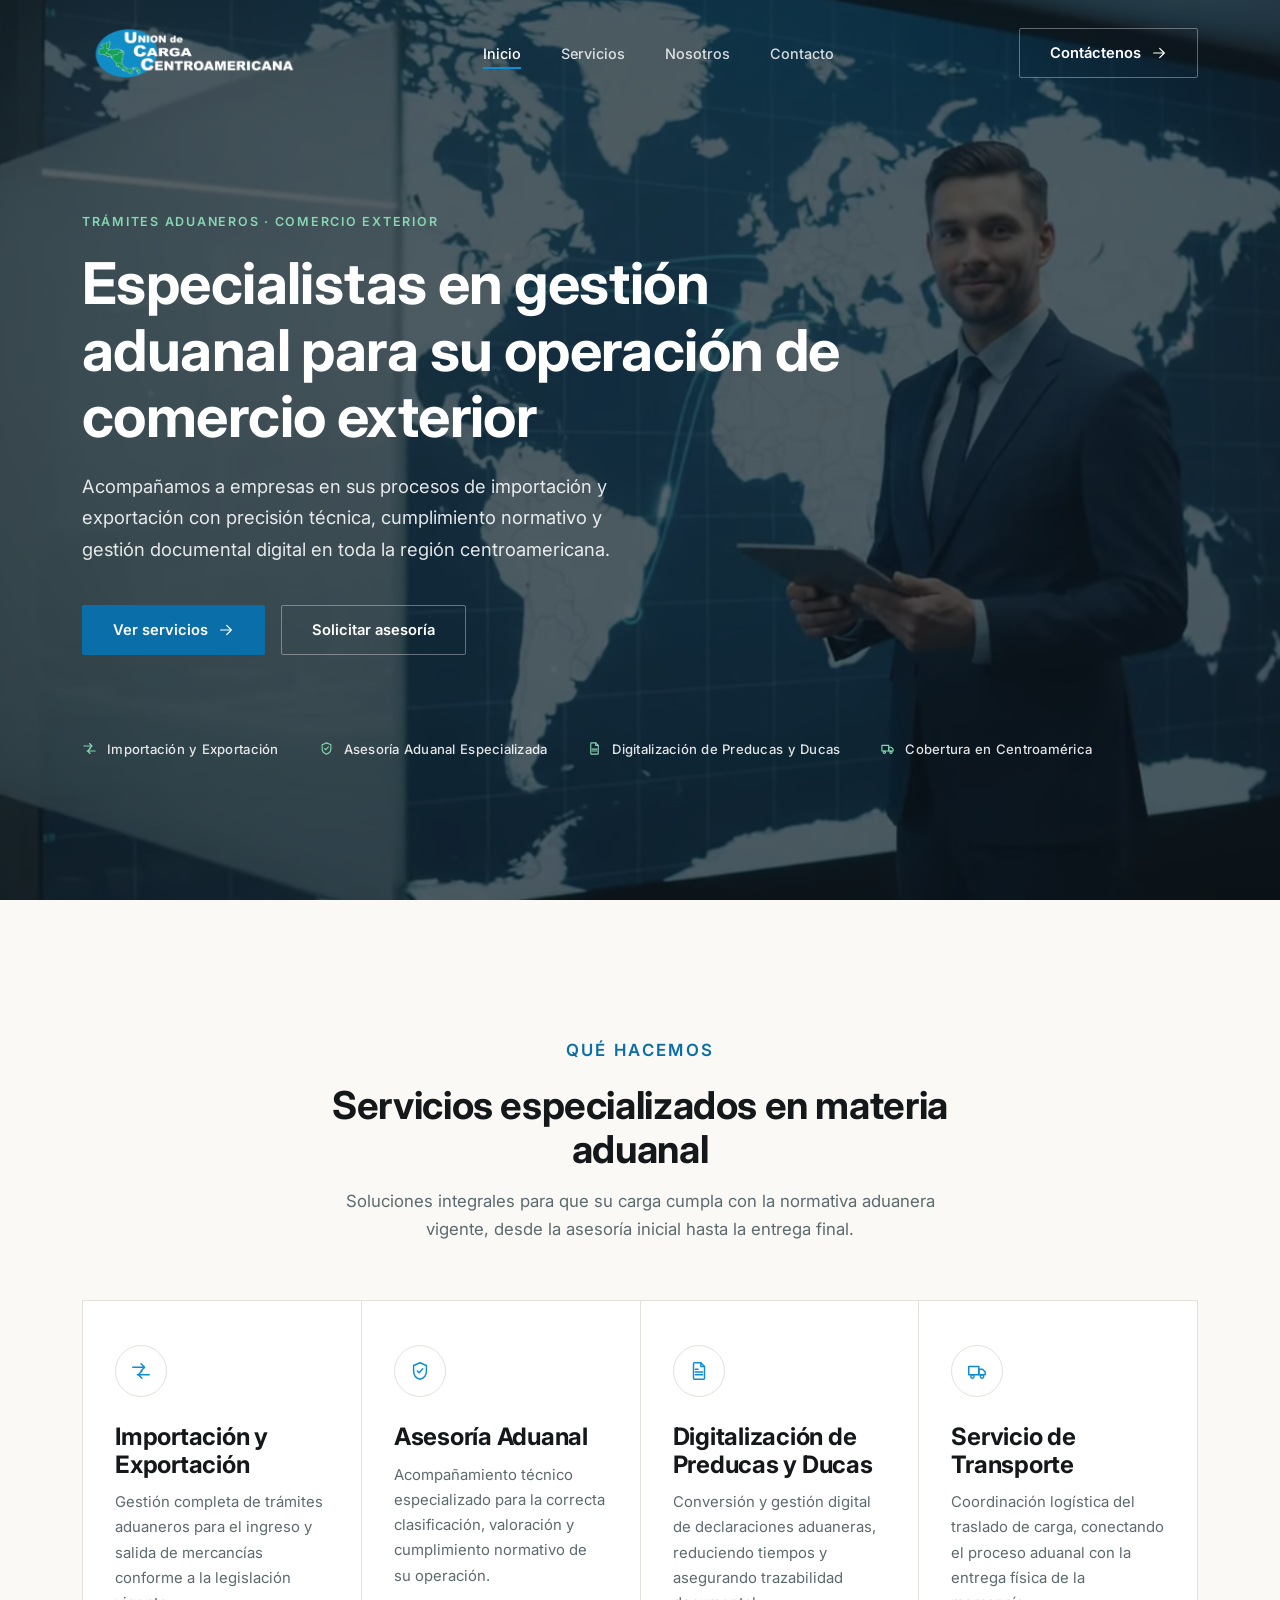
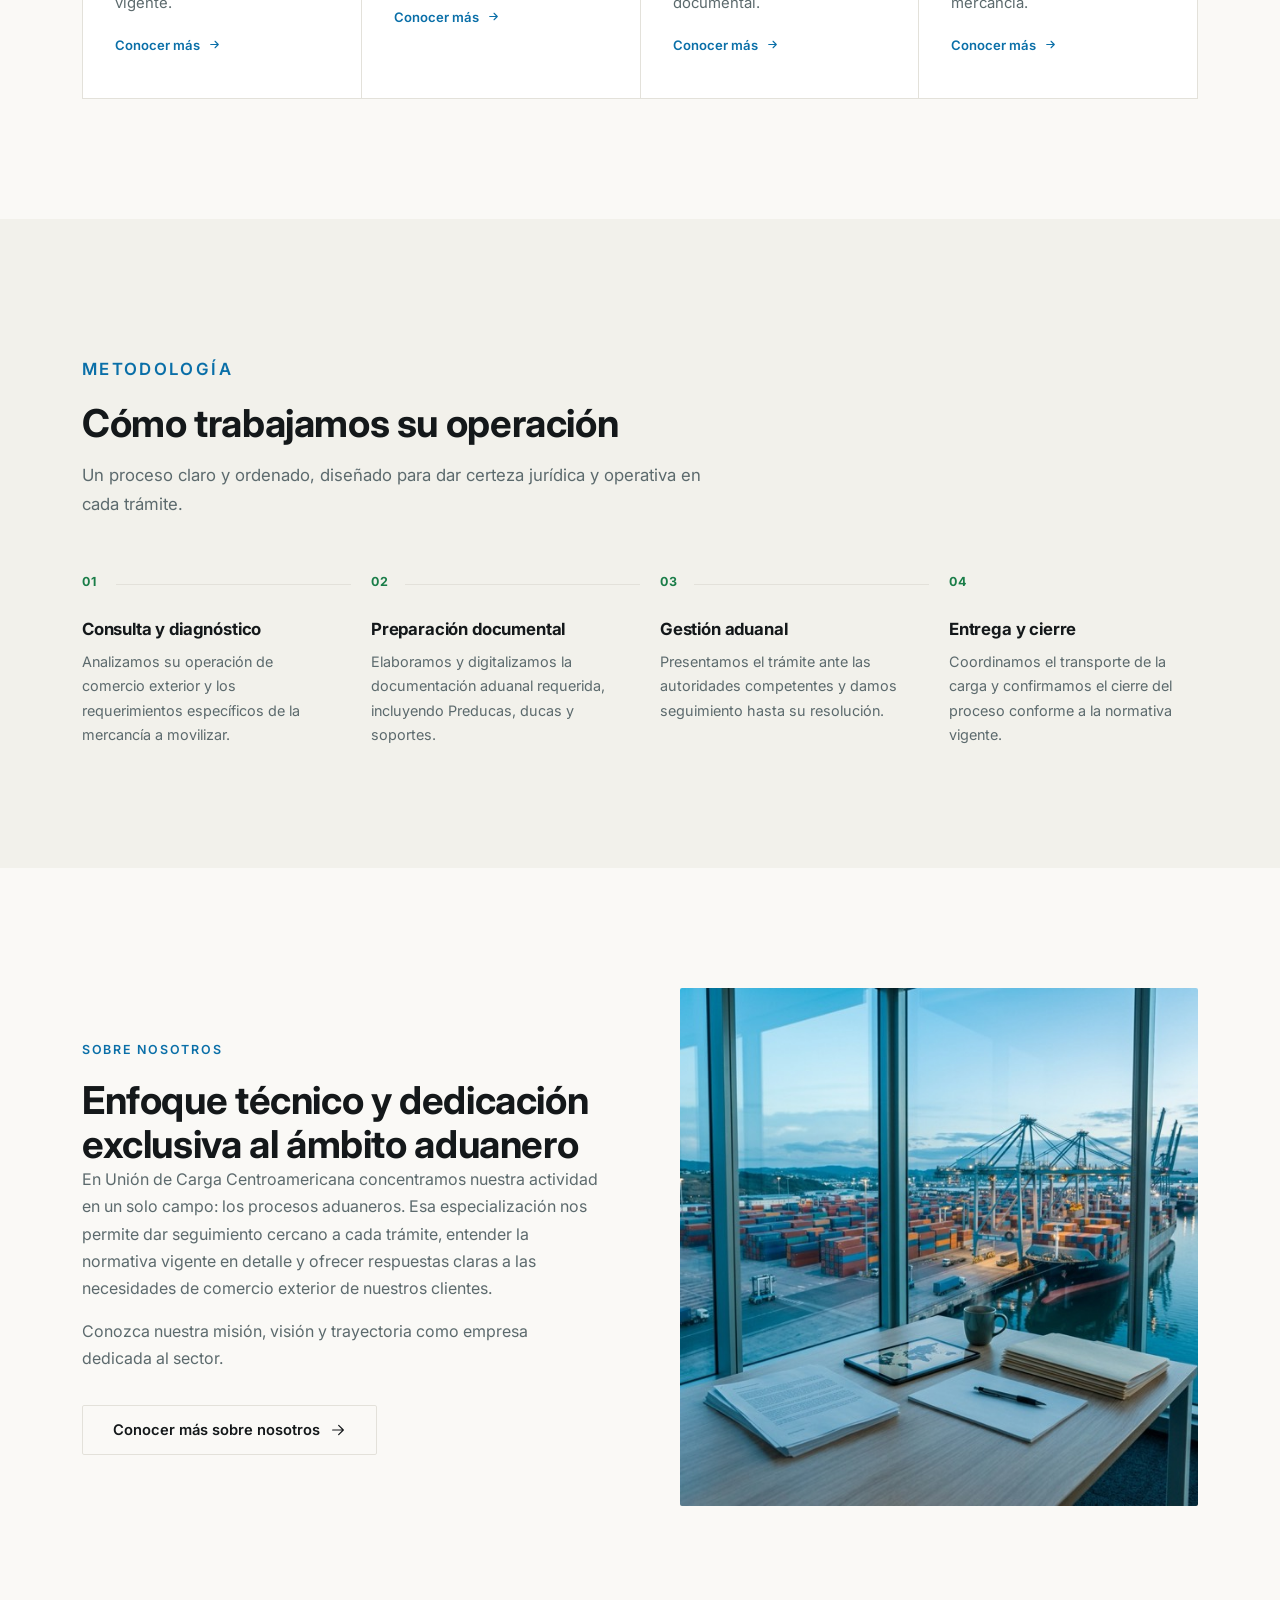
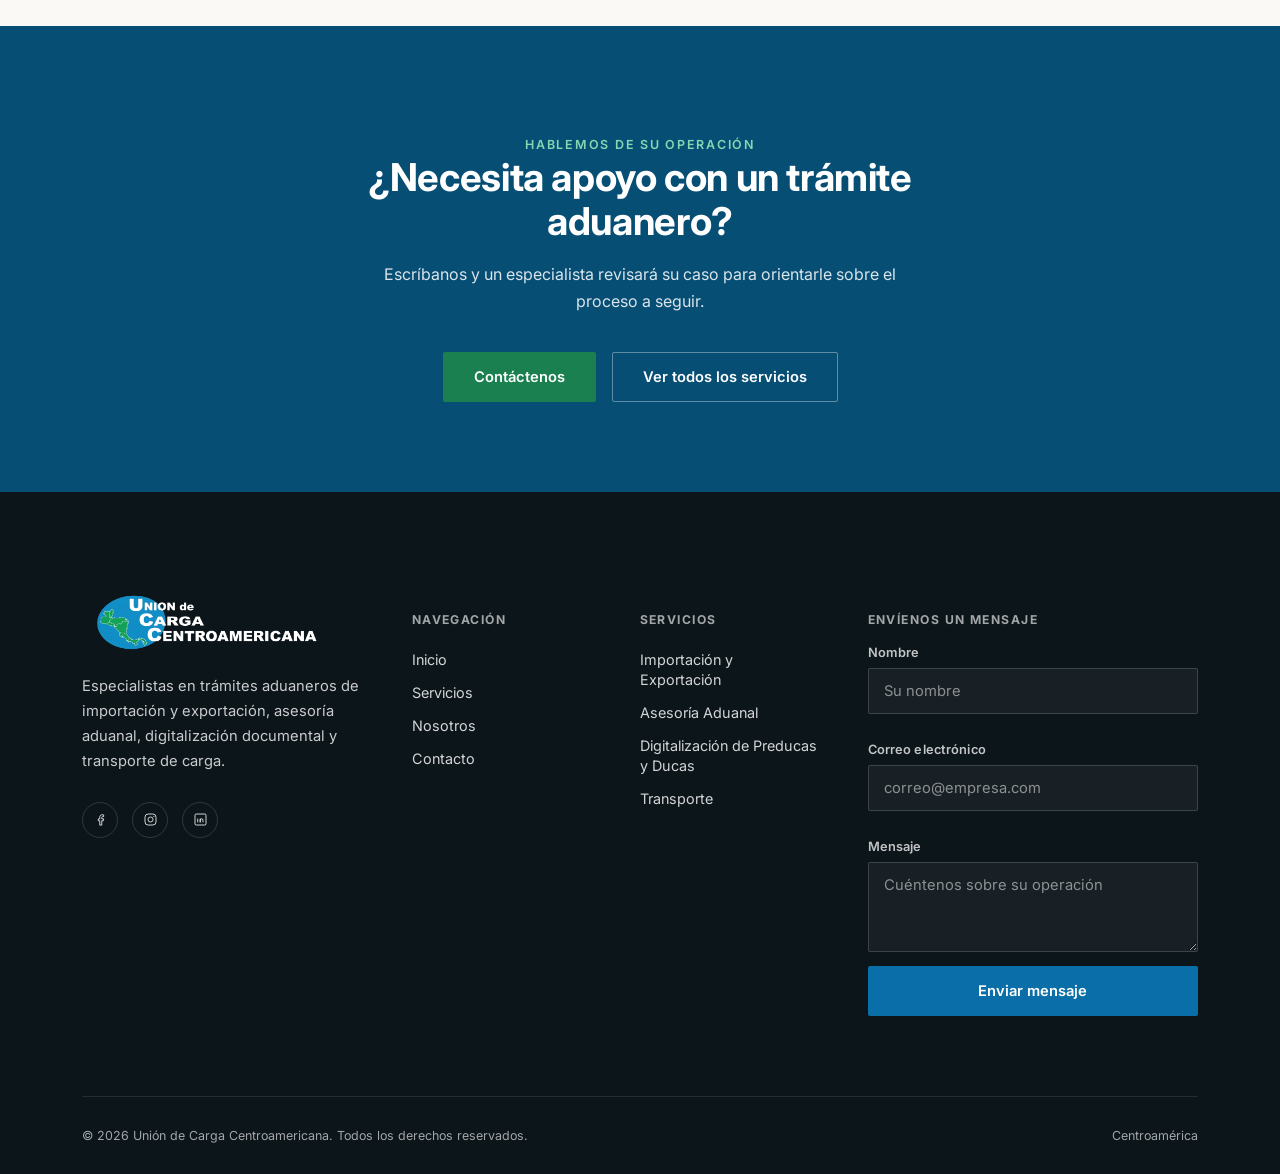
<file: index.html>
<!DOCTYPE html>
<html lang="es">
<head>
<meta charset="UTF-8">
<meta name="viewport" content="width=device-width, initial-scale=1.0">
<title>Unión de Carga Centroamericana | Trámites Aduaneros y Comercio Exterior</title>
<meta name="description" content="Unión de Carga Centroamericana: trámites aduaneros de importación y exportación, asesoría aduanal, digitalización de Preducas y ducas, y servicio de transporte en Centroamérica.">
<meta property="og:type" content="website">
<meta property="og:locale" content="es_LA">
<meta property="og:site_name" content="Unión de Carga Centroamericana">
<meta property="og:title" content="Unión de Carga Centroamericana | Trámites Aduaneros y Comercio Exterior">
<meta property="og:description" content="Trámites aduaneros de importación y exportación, asesoría aduanal, digitalización de documentos y transporte de carga en Centroamérica.">
<meta property="og:url" content="https://oalfaro2019377.github.io/union-carga-ca/">
<meta property="og:image" content="https://oalfaro2019377.github.io/union-carga-ca/assets/og-imagen.jpg">
<meta property="og:image:width" content="1200">
<meta property="og:image:height" content="630">
<meta name="twitter:card" content="summary_large_image">
<link rel="icon" href="data:image/svg+xml,%3Csvg xmlns='http://www.w3.org/2000/svg' viewBox='0 0 60 52'%3E%3Cellipse cx='30' cy='26' rx='28' ry='24' fill='%230D8DD4'/%3E%3Cpath d='M18 8 C22 7 25 9 24 13 C27 14 30 13 31 17 C34 17 36 20 34 24 C37 25 39 28 36 31 C39 33 40 37 36 39 C38 42 36 46 32 45 C29 48 25 46 26 42 C22 43 19 40 21 36 C17 36 15 32 18 29 C14 28 13 24 17 22 C13 20 13 16 17 15 C14 13 15 9 18 8 Z' fill='%232CAA70'/%3E%3C/svg%3E">
<link rel="preconnect" href="https://fonts.googleapis.com">
<link rel="preconnect" href="https://fonts.gstatic.com" crossorigin>
<link href="https://fonts.googleapis.com/css2?family=Inter:wght@400;500;600;700;800&display=swap" rel="stylesheet">
<link rel="stylesheet" href="css/style.css">
</head>
<body>

<header class="site-header">
  <div class="container">
    <a href="index.html" class="brand">
      <img class="brand-logo brand-logo--dark" src="assets/logo-oscuro.png" alt="Unión de Carga Centroamericana" width="900" height="224">
      <img class="brand-logo brand-logo--light" src="assets/logo-claro.png" alt="" aria-hidden="true" width="900" height="224">
    </a>

    <nav class="nav-links">
      <a href="index.html">Inicio</a>
      <a href="servicios.html">Servicios</a>
      <a href="nosotros.html">Nosotros</a>
      <a href="contacto.html">Contacto</a>
    </nav>

    <div class="nav-right">
      <a href="contacto.html" class="btn btn-outline">
        Contáctenos
        <svg viewBox="0 0 24 24" fill="none" stroke="currentColor" stroke-width="1.8" stroke-linecap="round" stroke-linejoin="round"><path d="M4 12h16M13 5l7 7-7 7"/></svg>
      </a>
    </div>
    <button class="nav-toggle" aria-label="Abrir menú"><span></span><span></span><span></span></button>
  </div>
</header>

<!-- HERO -->
<section class="hero">
  <video class="hero-video" autoplay muted loop playsinline preload="auto" poster="assets/hero-poster.jpg" aria-hidden="true">
    <source src="assets/hero.webm" type="video/webm">
    <source src="assets/hero.mp4" type="video/mp4">
  </video>
  <div class="hero-overlay"></div>
  <div class="container hero-content">
    <p class="eyebrow on-dark">Trámites Aduaneros · Comercio Exterior</p>
    <h1>Especialistas en gestión aduanal para su operación de comercio exterior</h1>
    <p class="lede">Acompañamos a empresas en sus procesos de importación y exportación con precisión técnica, cumplimiento normativo y gestión documental digital en toda la región centroamericana.</p>
    <div class="hero-actions">
      <a href="servicios.html" class="btn btn-primary">
        Ver servicios
        <svg viewBox="0 0 24 24" fill="none" stroke="currentColor" stroke-width="1.8" stroke-linecap="round" stroke-linejoin="round"><path d="M4 12h16M13 5l7 7-7 7"/></svg>
      </a>
      <a href="contacto.html" class="btn btn-outline">Solicitar asesoría</a>
    </div>
  </div>

  <div class="hero-strip">
    <div class="container">
      <div class="hero-strip-item">
        <svg viewBox="0 0 24 24" fill="none" stroke="currentColor" stroke-width="1.8" stroke-linecap="round" stroke-linejoin="round"><path d="M3 8h13M12 4l4 4-4 4"/><path d="M21 16H8m5 4l-4-4 4-4"/></svg>
        Importación y Exportación
      </div>
      <div class="hero-strip-item">
        <svg viewBox="0 0 24 24" fill="none" stroke="currentColor" stroke-width="1.8" stroke-linecap="round" stroke-linejoin="round"><path d="M12 3l7 3v6c0 5-3.5 8-7 9-3.5-1-7-4-7-9V6l7-3z"/><path d="M9 12l2 2 4-4.5"/></svg>
        Asesoría Aduanal Especializada
      </div>
      <div class="hero-strip-item">
        <svg viewBox="0 0 24 24" fill="none" stroke="currentColor" stroke-width="1.8" stroke-linecap="round" stroke-linejoin="round"><path d="M7 3h7l4 4v13a1 1 0 01-1 1H7a1 1 0 01-1-1V4a1 1 0 011-1z"/><path d="M14 3v4h4"/><path d="M8 13h8M8 16h8"/></svg>
        Digitalización de Preducas y Ducas
      </div>
      <div class="hero-strip-item">
        <svg viewBox="0 0 24 24" fill="none" stroke="currentColor" stroke-width="1.8" stroke-linecap="round" stroke-linejoin="round"><path d="M3 7h11v9H3z"/><path d="M14 10h4l3 3v3h-7z"/><circle cx="7" cy="18" r="1.8"/><circle cx="17.5" cy="18" r="1.8"/></svg>
        Cobertura en Centroamérica
      </div>
    </div>
  </div>
</section>

<!-- SERVICIOS -->
<section class="section">
  <div class="container">
    <div class="section-head center reveal">
      <p class="eyebrow">Qué hacemos</p>
      <h2>Servicios especializados en materia aduanal</h2>
      <p>Soluciones integrales para que su carga cumpla con la normativa aduanera vigente, desde la asesoría inicial hasta la entrega final.</p>
    </div>
  </div>

  <div class="container">
    <div class="svc-grid reveal">
      <a href="servicios.html#importacion-exportacion" class="svc-card">
        <div class="svc-icon">
          <svg viewBox="0 0 24 24" fill="none" stroke="currentColor" stroke-width="1.6" stroke-linecap="round" stroke-linejoin="round"><path d="M3 8h13M12 4l4 4-4 4"/><path d="M21 16H8m5 4l-4-4 4-4"/></svg>
        </div>
        <h3>Importación y Exportación</h3>
        <p>Gestión completa de trámites aduaneros para el ingreso y salida de mercancías conforme a la legislación vigente.</p>
        <span class="svc-link">Conocer más <svg viewBox="0 0 24 24" fill="none" stroke="currentColor" stroke-width="2" stroke-linecap="round" stroke-linejoin="round"><path d="M5 12h14m-6-6l6 6-6 6"/></svg></span>
      </a>

      <a href="servicios.html#asesoria-aduanal" class="svc-card">
        <div class="svc-icon">
          <svg viewBox="0 0 24 24" fill="none" stroke="currentColor" stroke-width="1.6" stroke-linecap="round" stroke-linejoin="round"><path d="M12 3l7 3v6c0 5-3.5 8-7 9-3.5-1-7-4-7-9V6l7-3z"/><path d="M9 12l2 2 4-4.5"/></svg>
        </div>
        <h3>Asesoría Aduanal</h3>
        <p>Acompañamiento técnico especializado para la correcta clasificación, valoración y cumplimiento normativo de su operación.</p>
        <span class="svc-link">Conocer más <svg viewBox="0 0 24 24" fill="none" stroke="currentColor" stroke-width="2" stroke-linecap="round" stroke-linejoin="round"><path d="M5 12h14m-6-6l6 6-6 6"/></svg></span>
      </a>

      <a href="servicios.html#digitalizacion" class="svc-card">
        <div class="svc-icon">
          <svg viewBox="0 0 24 24" fill="none" stroke="currentColor" stroke-width="1.6" stroke-linecap="round" stroke-linejoin="round"><path d="M7 3h7l4 4v13a1 1 0 01-1 1H7a1 1 0 01-1-1V4a1 1 0 011-1z"/><path d="M14 3v4h4"/><path d="M8 13h8M8 16h8M8 10h3"/></svg>
        </div>
        <h3>Digitalización de Preducas y Ducas</h3>
        <p>Conversión y gestión digital de declaraciones aduaneras, reduciendo tiempos y asegurando trazabilidad documental.</p>
        <span class="svc-link">Conocer más <svg viewBox="0 0 24 24" fill="none" stroke="currentColor" stroke-width="2" stroke-linecap="round" stroke-linejoin="round"><path d="M5 12h14m-6-6l6 6-6 6"/></svg></span>
      </a>

      <a href="servicios.html#transporte" class="svc-card">
        <div class="svc-icon">
          <svg viewBox="0 0 24 24" fill="none" stroke="currentColor" stroke-width="1.6" stroke-linecap="round" stroke-linejoin="round"><path d="M3 7h11v9H3z"/><path d="M14 10h4l3 3v3h-7z"/><circle cx="7" cy="18" r="1.8"/><circle cx="17.5" cy="18" r="1.8"/></svg>
        </div>
        <h3>Servicio de Transporte</h3>
        <p>Coordinación logística del traslado de carga, conectando el proceso aduanal con la entrega física de la mercancía.</p>
        <span class="svc-link">Conocer más <svg viewBox="0 0 24 24" fill="none" stroke="currentColor" stroke-width="2" stroke-linecap="round" stroke-linejoin="round"><path d="M5 12h14m-6-6l6 6-6 6"/></svg></span>
      </a>
    </div>
  </div>
</section>

<!-- PROCESO -->
<section class="section section-alt">
  <div class="container">
    <div class="section-head reveal">
      <p class="eyebrow">Metodología</p>
      <h2>Cómo trabajamos su operación</h2>
      <p>Un proceso claro y ordenado, diseñado para dar certeza jurídica y operativa en cada trámite.</p>
    </div>

    <div class="process reveal">
      <div class="process-step">
        <h4>Consulta y diagnóstico</h4>
        <p>Analizamos su operación de comercio exterior y los requerimientos específicos de la mercancía a movilizar.</p>
      </div>
      <div class="process-step">
        <h4>Preparación documental</h4>
        <p>Elaboramos y digitalizamos la documentación aduanal requerida, incluyendo Preducas, ducas y soportes.</p>
      </div>
      <div class="process-step">
        <h4>Gestión aduanal</h4>
        <p>Presentamos el trámite ante las autoridades competentes y damos seguimiento hasta su resolución.</p>
      </div>
      <div class="process-step">
        <h4>Entrega y cierre</h4>
        <p>Coordinamos el transporte de la carga y confirmamos el cierre del proceso conforme a la normativa vigente.</p>
      </div>
    </div>
  </div>
</section>

<!-- SOBRE NOSOTROS TEASER -->
<section class="section">
  <div class="container">
    <div class="split">
      <div class="split-text reveal">
        <p class="eyebrow">Sobre nosotros</p>
        <h2>Enfoque técnico y dedicación exclusiva al ámbito aduanero</h2>
        <p>En Unión de Carga Centroamericana concentramos nuestra actividad en un solo campo: los procesos aduaneros. Esa especialización nos permite dar seguimiento cercano a cada trámite, entender la normativa vigente en detalle y ofrecer respuestas claras a las necesidades de comercio exterior de nuestros clientes.</p>
        <p style="margin-top:16px;">Conozca nuestra misión, visión y trayectoria como empresa dedicada al sector.</p>
        <div style="margin-top:32px;">
          <a href="nosotros.html" class="btn btn-line">
            Conocer más sobre nosotros
            <svg viewBox="0 0 24 24" fill="none" stroke="currentColor" stroke-width="1.8" stroke-linecap="round" stroke-linejoin="round"><path d="M4 12h16M13 5l7 7-7 7"/></svg>
          </a>
        </div>
      </div>
      <div class="split-visual reveal reveal-delay-1">
        <img src="assets/nosotros-inicio-1024.jpg" srcset="assets/nosotros-inicio-600.jpg 600w, assets/nosotros-inicio-1024.jpg 1024w" sizes="(max-width: 860px) 360px, 540px" width="1024" height="1024" alt="Escritorio con documentos y una tablet frente a una ventana con vista a un puerto de contenedores" loading="lazy" decoding="async">
      </div>
    </div>
  </div>
</section>

<!-- CTA -->
<section class="cta-band">
  <div class="container">
    <p class="eyebrow on-dark" style="text-align:center;">Hablemos de su operación</p>
    <h2 class="reveal">¿Necesita apoyo con un trámite aduanero?</h2>
    <p class="reveal reveal-delay-1">Escríbanos y un especialista revisará su caso para orientarle sobre el proceso a seguir.</p>
    <div class="hero-actions reveal reveal-delay-2">
      <a href="contacto.html" class="btn btn-red">Contáctenos</a>
      <a href="servicios.html" class="btn btn-outline">Ver todos los servicios</a>
    </div>
  </div>
</section>

<!-- FOOTER -->
<footer class="site-footer">
  <div class="container">
    <div class="footer-top">
      <div class="footer-brand">
        <a href="index.html" class="brand">
          <img class="brand-logo" src="assets/logo-oscuro.png" alt="Unión de Carga Centroamericana" width="900" height="224" loading="lazy">
        </a>
        <p>Especialistas en trámites aduaneros de importación y exportación, asesoría aduanal, digitalización documental y transporte de carga.</p>
        <div class="footer-social" style="margin-top:28px;">
          <a href="#" aria-label="Facebook"><svg viewBox="0 0 24 24" fill="none" stroke="currentColor" stroke-width="1.6"><path d="M14 21v-7h2.5l.5-3H14V9c0-1 .3-1.7 1.7-1.7H17V4.6C16.7 4.5 15.8 4.4 14.7 4.4c-2.3 0-3.9 1.4-3.9 4V11H8.5v3H10.8v7h3.2z"/></svg></a>
          <a href="#" aria-label="Instagram"><svg viewBox="0 0 24 24" fill="none" stroke="currentColor" stroke-width="1.6"><rect x="3.2" y="3.2" width="17.6" height="17.6" rx="5"/><circle cx="12" cy="12" r="4"/><circle cx="17.3" cy="6.8" r="1" fill="currentColor" stroke="none"/></svg></a>
          <a href="#" aria-label="LinkedIn"><svg viewBox="0 0 24 24" fill="none" stroke="currentColor" stroke-width="1.6"><rect x="3.2" y="3.2" width="17.6" height="17.6" rx="2"/><path d="M7.5 10.5v6M7.5 7.7v.02M11.5 16.5v-3.5a2.2 2.2 0 014.4 0v3.5M11.5 10.5v6"/></svg></a>
        </div>
      </div>

      <div class="footer-col">
        <h5>Navegación</h5>
        <ul>
          <li><a href="index.html">Inicio</a></li>
          <li><a href="servicios.html">Servicios</a></li>
          <li><a href="nosotros.html">Nosotros</a></li>
          <li><a href="contacto.html">Contacto</a></li>
        </ul>
      </div>

      <div class="footer-col">
        <h5>Servicios</h5>
        <ul>
          <li><a href="servicios.html#importacion-exportacion">Importación y Exportación</a></li>
          <li><a href="servicios.html#asesoria-aduanal">Asesoría Aduanal</a></li>
          <li><a href="servicios.html#digitalizacion">Digitalización de Preducas y Ducas</a></li>
          <li><a href="servicios.html#transporte">Transporte</a></li>
        </ul>
      </div>

      <div class="footer-col form-col">
        <h5>Envíenos un mensaje</h5>
        <form class="footer-form" data-contact-form novalidate>
          <div class="form-grid">
            <div class="field full">
              <label for="f-name">Nombre</label>
              <input type="text" id="f-name" name="name" placeholder="Su nombre" required>
            </div>
            <div class="field full">
              <label for="f-email">Correo electrónico</label>
              <input type="email" id="f-email" name="email" placeholder="correo@empresa.com" required>
            </div>
            <div class="field full">
              <label for="f-message">Mensaje</label>
              <textarea id="f-message" name="message" placeholder="Cuéntenos sobre su operación" required></textarea>
            </div>
          </div>
          <button type="submit" class="btn btn-primary btn-block">Enviar mensaje</button>
          <p class="form-status"></p>
        </form>
      </div>
    </div>

    <div class="footer-bottom">
      <p>&copy; <span id="year"></span> Unión de Carga Centroamericana. Todos los derechos reservados.</p>
      <p>Centroamérica</p>
    </div>
  </div>
</footer>

<script>document.getElementById('year').textContent = new Date().getFullYear();</script>
<script src="js/main.js"></script>
</body>
</html>
</file>
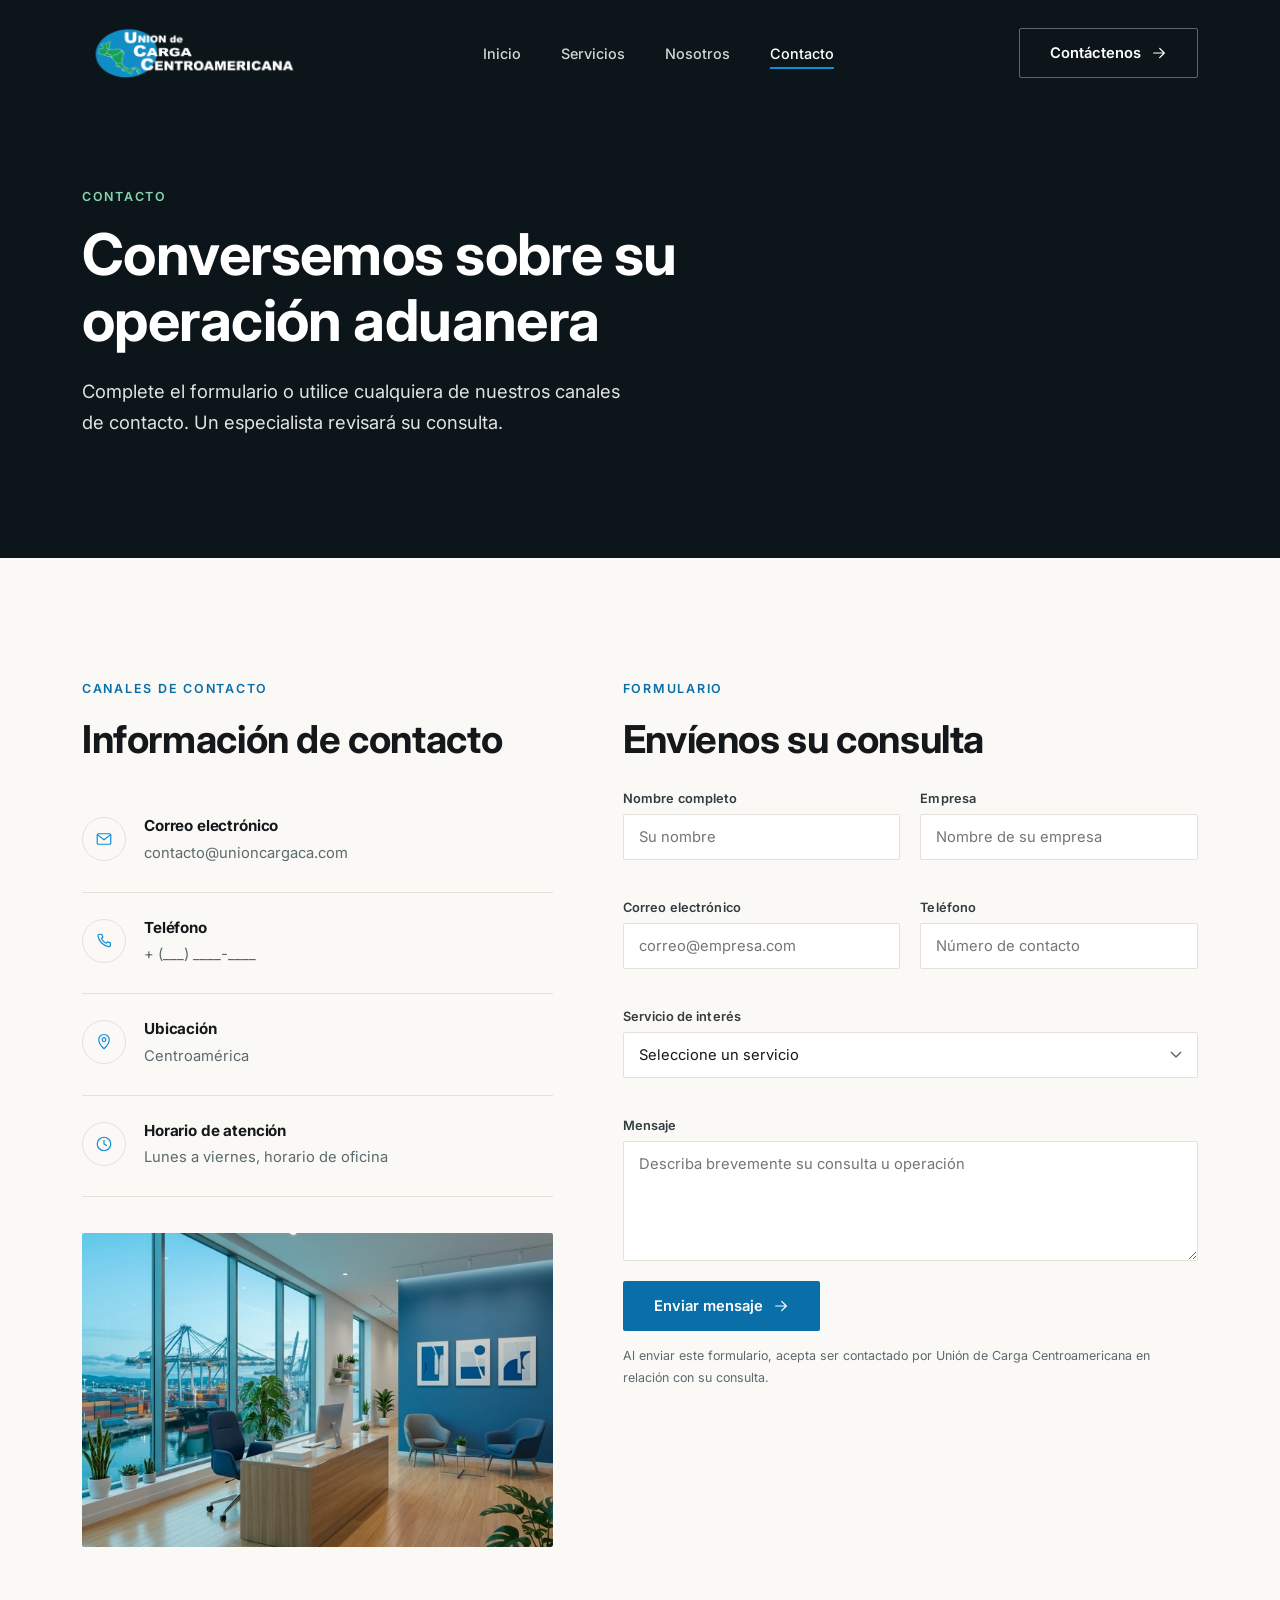
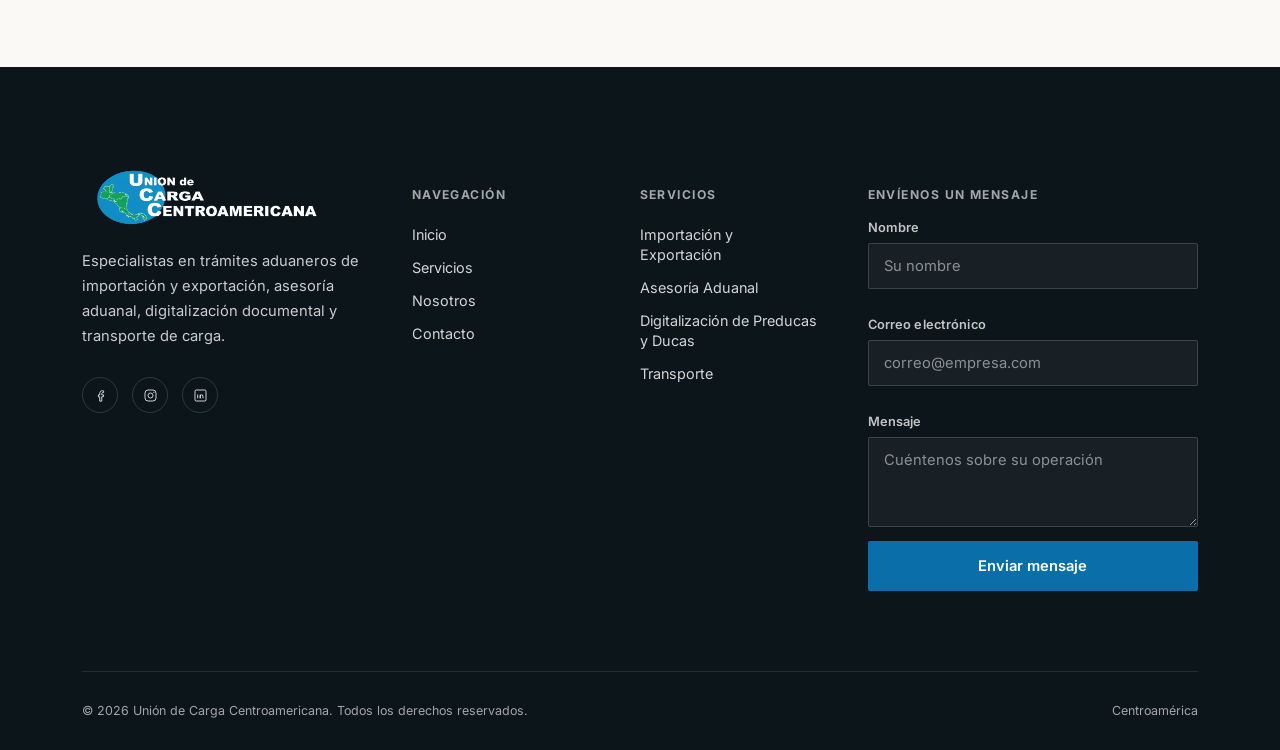
<file: contacto.html>
<!DOCTYPE html>
<html lang="es">
<head>
<meta charset="UTF-8">
<meta name="viewport" content="width=device-width, initial-scale=1.0">
<title>Contacto | Unión de Carga Centroamericana</title>
<meta name="description" content="Contáctenos para recibir asesoría sobre sus trámites aduaneros de importación, exportación, digitalización y transporte de carga.">
<meta property="og:type" content="website">
<meta property="og:locale" content="es_LA">
<meta property="og:site_name" content="Unión de Carga Centroamericana">
<meta property="og:title" content="Contacto | Unión de Carga Centroamericana">
<meta property="og:description" content="Contáctenos para recibir asesoría sobre sus trámites aduaneros de importación, exportación, digitalización y transporte de carga.">
<meta property="og:url" content="https://oalfaro2019377.github.io/union-carga-ca/contacto.html">
<meta property="og:image" content="https://oalfaro2019377.github.io/union-carga-ca/assets/og-imagen.jpg">
<meta property="og:image:width" content="1200">
<meta property="og:image:height" content="630">
<meta name="twitter:card" content="summary_large_image">
<link rel="icon" href="data:image/svg+xml,%3Csvg xmlns='http://www.w3.org/2000/svg' viewBox='0 0 60 52'%3E%3Cellipse cx='30' cy='26' rx='28' ry='24' fill='%230D8DD4'/%3E%3Cpath d='M18 8 C22 7 25 9 24 13 C27 14 30 13 31 17 C34 17 36 20 34 24 C37 25 39 28 36 31 C39 33 40 37 36 39 C38 42 36 46 32 45 C29 48 25 46 26 42 C22 43 19 40 21 36 C17 36 15 32 18 29 C14 28 13 24 17 22 C13 20 13 16 17 15 C14 13 15 9 18 8 Z' fill='%232CAA70'/%3E%3C/svg%3E">
<link rel="preconnect" href="https://fonts.googleapis.com">
<link rel="preconnect" href="https://fonts.gstatic.com" crossorigin>
<link href="https://fonts.googleapis.com/css2?family=Inter:wght@400;500;600;700;800&display=swap" rel="stylesheet">
<link rel="stylesheet" href="css/style.css">
</head>
<body>

<header class="site-header">
  <div class="container">
    <a href="index.html" class="brand">
      <img class="brand-logo brand-logo--dark" src="assets/logo-oscuro.png" alt="Unión de Carga Centroamericana" width="900" height="224">
      <img class="brand-logo brand-logo--light" src="assets/logo-claro.png" alt="" aria-hidden="true" width="900" height="224">
    </a>
    <nav class="nav-links">
      <a href="index.html">Inicio</a>
      <a href="servicios.html">Servicios</a>
      <a href="nosotros.html">Nosotros</a>
      <a href="contacto.html">Contacto</a>
    </nav>
    <div class="nav-right">
      <a href="contacto.html" class="btn btn-outline">
        Contáctenos
        <svg viewBox="0 0 24 24" fill="none" stroke="currentColor" stroke-width="1.8" stroke-linecap="round" stroke-linejoin="round"><path d="M4 12h16M13 5l7 7-7 7"/></svg>
      </a>
    </div>
    <button class="nav-toggle" aria-label="Abrir menú"><span></span><span></span><span></span></button>
  </div>
</header>

<!-- HERO -->
<section class="hero hero-page">
  <div class="container hero-content">
    <p class="eyebrow on-dark">Contacto</p>
    <h1>Conversemos sobre su operación aduanera</h1>
    <p class="lede">Complete el formulario o utilice cualquiera de nuestros canales de contacto. Un especialista revisará su consulta.</p>
  </div>
</section>

<!-- CONTACTO -->
<section class="section">
  <div class="container">
    <div class="contact-grid">

      <div class="contact-info reveal">
        <p class="eyebrow">Canales de contacto</p>
        <h2 style="margin-bottom:30px;">Información de contacto</h2>

        <div class="contact-info-item">
          <div class="svc-icon">
            <svg viewBox="0 0 24 24" fill="none" stroke="currentColor" stroke-width="1.6" stroke-linecap="round" stroke-linejoin="round"><rect x="3" y="5" width="18" height="14" rx="1.5"/><path d="M3.5 6.5l8.5 6.5 8.5-6.5"/></svg>
          </div>
          <div>
            <h4>Correo electrónico</h4>
            <p><a href="mailto:contacto@unioncargaca.com">contacto@unioncargaca.com</a></p>
          </div>
        </div>

        <div class="contact-info-item">
          <div class="svc-icon">
            <svg viewBox="0 0 24 24" fill="none" stroke="currentColor" stroke-width="1.6" stroke-linecap="round" stroke-linejoin="round"><path d="M6 3h3l1.5 4-2 1.5a12 12 0 006.5 6.5l1.5-2 4 1.5v3a2 2 0 01-2.2 2A17 17 0 014 5.2 2 2 0 016 3z"/></svg>
          </div>
          <div>
            <h4>Teléfono</h4>
            <p><a href="tel:+50000000000">+ (___) ____-____</a></p>
          </div>
        </div>

        <div class="contact-info-item">
          <div class="svc-icon">
            <svg viewBox="0 0 24 24" fill="none" stroke="currentColor" stroke-width="1.6" stroke-linecap="round" stroke-linejoin="round"><path d="M12 21s7-6.5 7-12a7 7 0 10-14 0c0 5.5 7 12 7 12z"/><circle cx="12" cy="9" r="2.5"/></svg>
          </div>
          <div>
            <h4>Ubicación</h4>
            <p>Centroamérica</p>
          </div>
        </div>

        <div class="contact-info-item">
          <div class="svc-icon">
            <svg viewBox="0 0 24 24" fill="none" stroke="currentColor" stroke-width="1.6" stroke-linecap="round" stroke-linejoin="round"><circle cx="12" cy="12" r="9"/><path d="M12 7v5l3.5 2"/></svg>
          </div>
          <div>
            <h4>Horario de atención</h4>
            <p>Lunes a viernes, horario de oficina</p>
          </div>
        </div>

        <figure class="contact-photo">
          <img src="assets/contacto-oficina-1200.jpg" srcset="assets/contacto-oficina-640.jpg 640w, assets/contacto-oficina-1200.jpg 1200w" sizes="(max-width: 860px) 100vw, 520px" width="1200" height="896" alt="Oficina moderna con recepción, plantas y vista a un puerto" loading="lazy" decoding="async">
        </figure>
      </div>

      <div class="contact-form-wrap reveal reveal-delay-1">
        <p class="eyebrow">Formulario</p>
        <h2 style="margin-bottom:30px;">Envíenos su consulta</h2>

        <form data-contact-form novalidate>
          <div class="form-grid">
            <div class="field">
              <label for="c-name">Nombre completo</label>
              <input type="text" id="c-name" name="name" placeholder="Su nombre" required>
            </div>
            <div class="field">
              <label for="c-company">Empresa</label>
              <input type="text" id="c-company" name="company" placeholder="Nombre de su empresa">
            </div>
            <div class="field">
              <label for="c-email">Correo electrónico</label>
              <input type="email" id="c-email" name="email" placeholder="correo@empresa.com" required>
            </div>
            <div class="field">
              <label for="c-phone">Teléfono</label>
              <input type="tel" id="c-phone" name="phone" placeholder="Número de contacto">
            </div>
            <div class="field full">
              <label for="c-service">Servicio de interés</label>
              <select id="c-service" name="service">
                <option value="">Seleccione un servicio</option>
                <option value="importacion-exportacion">Importación y Exportación</option>
                <option value="asesoria-aduanal">Asesoría Aduanal</option>
                <option value="digitalizacion">Digitalización de Preducas y Ducas</option>
                <option value="transporte">Servicio de Transporte</option>
                <option value="otro">Otro</option>
              </select>
            </div>
            <div class="field full">
              <label for="c-message">Mensaje</label>
              <textarea id="c-message" name="message" placeholder="Describa brevemente su consulta u operación" required></textarea>
            </div>
          </div>
          <button type="submit" class="btn btn-primary">
            Enviar mensaje
            <svg viewBox="0 0 24 24" fill="none" stroke="currentColor" stroke-width="1.8" stroke-linecap="round" stroke-linejoin="round"><path d="M4 12h16M13 5l7 7-7 7"/></svg>
          </button>
          <p class="form-status"></p>
          <p class="form-note">Al enviar este formulario, acepta ser contactado por Unión de Carga Centroamericana en relación con su consulta.</p>
        </form>
      </div>

    </div>
  </div>
</section>

<!-- FOOTER -->
<footer class="site-footer">
  <div class="container">
    <div class="footer-top">
      <div class="footer-brand">
        <a href="index.html" class="brand">
          <img class="brand-logo" src="assets/logo-oscuro.png" alt="Unión de Carga Centroamericana" width="900" height="224" loading="lazy">
        </a>
        <p>Especialistas en trámites aduaneros de importación y exportación, asesoría aduanal, digitalización documental y transporte de carga.</p>
        <div class="footer-social" style="margin-top:28px;">
          <a href="#" aria-label="Facebook"><svg viewBox="0 0 24 24" fill="none" stroke="currentColor" stroke-width="1.6"><path d="M14 21v-7h2.5l.5-3H14V9c0-1 .3-1.7 1.7-1.7H17V4.6C16.7 4.5 15.8 4.4 14.7 4.4c-2.3 0-3.9 1.4-3.9 4V11H8.5v3H10.8v7h3.2z"/></svg></a>
          <a href="#" aria-label="Instagram"><svg viewBox="0 0 24 24" fill="none" stroke="currentColor" stroke-width="1.6"><rect x="3.2" y="3.2" width="17.6" height="17.6" rx="5"/><circle cx="12" cy="12" r="4"/><circle cx="17.3" cy="6.8" r="1" fill="currentColor" stroke="none"/></svg></a>
          <a href="#" aria-label="LinkedIn"><svg viewBox="0 0 24 24" fill="none" stroke="currentColor" stroke-width="1.6"><rect x="3.2" y="3.2" width="17.6" height="17.6" rx="2"/><path d="M7.5 10.5v6M7.5 7.7v.02M11.5 16.5v-3.5a2.2 2.2 0 014.4 0v3.5M11.5 10.5v6"/></svg></a>
        </div>
      </div>

      <div class="footer-col">
        <h5>Navegación</h5>
        <ul>
          <li><a href="index.html">Inicio</a></li>
          <li><a href="servicios.html">Servicios</a></li>
          <li><a href="nosotros.html">Nosotros</a></li>
          <li><a href="contacto.html">Contacto</a></li>
        </ul>
      </div>

      <div class="footer-col">
        <h5>Servicios</h5>
        <ul>
          <li><a href="servicios.html#importacion-exportacion">Importación y Exportación</a></li>
          <li><a href="servicios.html#asesoria-aduanal">Asesoría Aduanal</a></li>
          <li><a href="servicios.html#digitalizacion">Digitalización de Preducas y Ducas</a></li>
          <li><a href="servicios.html#transporte">Transporte</a></li>
        </ul>
      </div>

      <div class="footer-col form-col">
        <h5>Envíenos un mensaje</h5>
        <form class="footer-form" data-contact-form novalidate>
          <div class="form-grid">
            <div class="field full">
              <label for="f-name">Nombre</label>
              <input type="text" id="f-name" name="name" placeholder="Su nombre" required>
            </div>
            <div class="field full">
              <label for="f-email">Correo electrónico</label>
              <input type="email" id="f-email" name="email" placeholder="correo@empresa.com" required>
            </div>
            <div class="field full">
              <label for="f-message">Mensaje</label>
              <textarea id="f-message" name="message" placeholder="Cuéntenos sobre su operación" required></textarea>
            </div>
          </div>
          <button type="submit" class="btn btn-primary btn-block">Enviar mensaje</button>
          <p class="form-status"></p>
        </form>
      </div>
    </div>

    <div class="footer-bottom">
      <p>&copy; <span id="year"></span> Unión de Carga Centroamericana. Todos los derechos reservados.</p>
      <p>Centroamérica</p>
    </div>
  </div>
</footer>

<script>document.getElementById('year').textContent = new Date().getFullYear();</script>
<script src="js/main.js"></script>
</body>
</html>
</file>
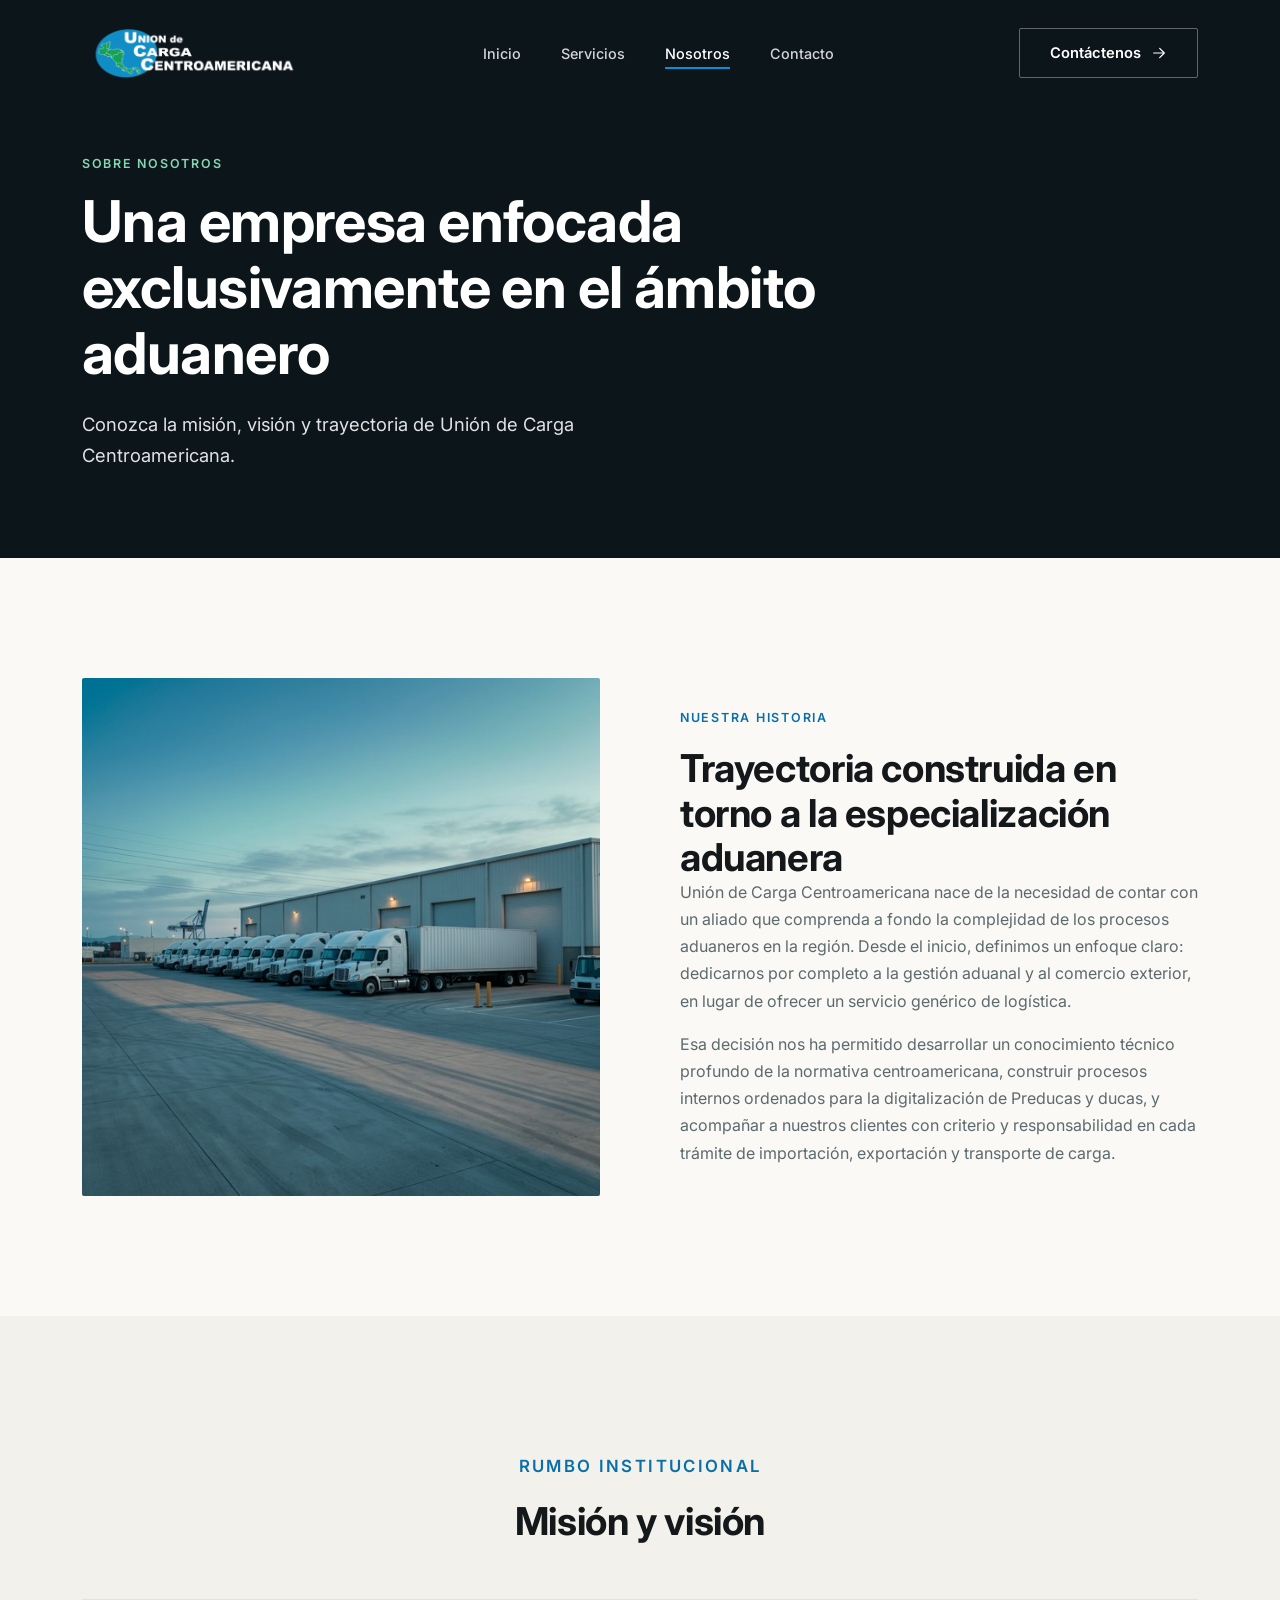
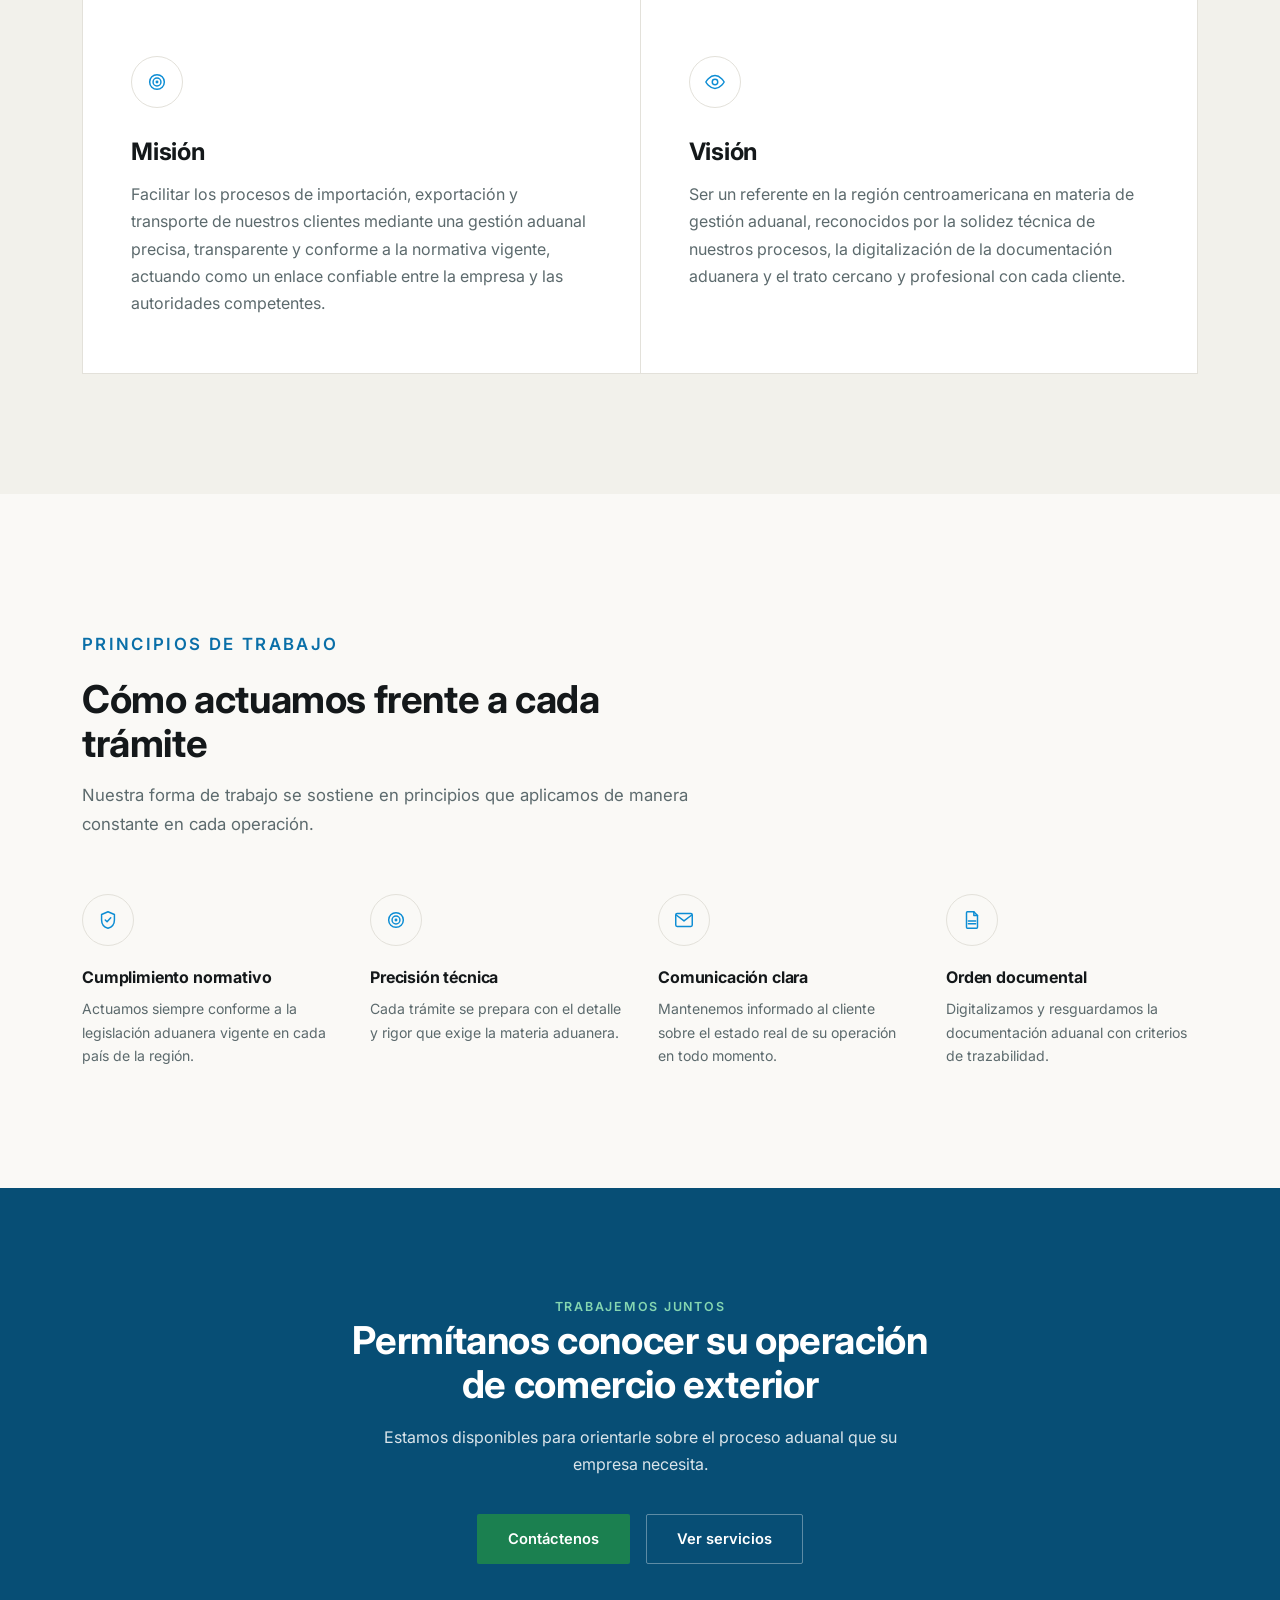
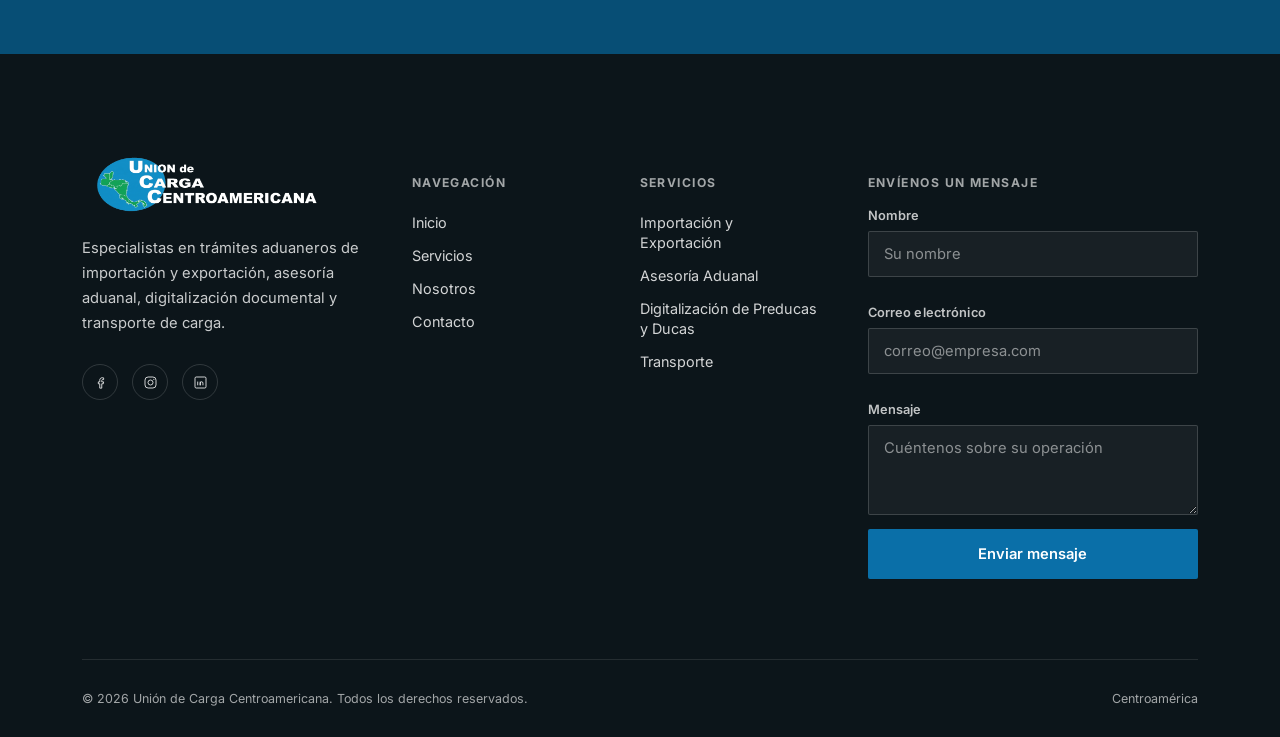
<file: nosotros.html>
<!DOCTYPE html>
<html lang="es">
<head>
<meta charset="UTF-8">
<meta name="viewport" content="width=device-width, initial-scale=1.0">
<title>Nosotros | Unión de Carga Centroamericana</title>
<meta name="description" content="Misión, visión y trayectoria de Unión de Carga Centroamericana, empresa especializada en trámites aduaneros.">
<meta property="og:type" content="website">
<meta property="og:locale" content="es_LA">
<meta property="og:site_name" content="Unión de Carga Centroamericana">
<meta property="og:title" content="Nosotros | Unión de Carga Centroamericana">
<meta property="og:description" content="Misión, visión y trayectoria de Unión de Carga Centroamericana, empresa especializada en trámites aduaneros.">
<meta property="og:url" content="https://oalfaro2019377.github.io/union-carga-ca/nosotros.html">
<meta property="og:image" content="https://oalfaro2019377.github.io/union-carga-ca/assets/og-imagen.jpg">
<meta property="og:image:width" content="1200">
<meta property="og:image:height" content="630">
<meta name="twitter:card" content="summary_large_image">
<link rel="icon" href="data:image/svg+xml,%3Csvg xmlns='http://www.w3.org/2000/svg' viewBox='0 0 60 52'%3E%3Cellipse cx='30' cy='26' rx='28' ry='24' fill='%230D8DD4'/%3E%3Cpath d='M18 8 C22 7 25 9 24 13 C27 14 30 13 31 17 C34 17 36 20 34 24 C37 25 39 28 36 31 C39 33 40 37 36 39 C38 42 36 46 32 45 C29 48 25 46 26 42 C22 43 19 40 21 36 C17 36 15 32 18 29 C14 28 13 24 17 22 C13 20 13 16 17 15 C14 13 15 9 18 8 Z' fill='%232CAA70'/%3E%3C/svg%3E">
<link rel="preconnect" href="https://fonts.googleapis.com">
<link rel="preconnect" href="https://fonts.gstatic.com" crossorigin>
<link href="https://fonts.googleapis.com/css2?family=Inter:wght@400;500;600;700;800&display=swap" rel="stylesheet">
<link rel="stylesheet" href="css/style.css">
</head>
<body>

<header class="site-header">
  <div class="container">
    <a href="index.html" class="brand">
      <img class="brand-logo brand-logo--dark" src="assets/logo-oscuro.png" alt="Unión de Carga Centroamericana" width="900" height="224">
      <img class="brand-logo brand-logo--light" src="assets/logo-claro.png" alt="" aria-hidden="true" width="900" height="224">
    </a>
    <nav class="nav-links">
      <a href="index.html">Inicio</a>
      <a href="servicios.html">Servicios</a>
      <a href="nosotros.html">Nosotros</a>
      <a href="contacto.html">Contacto</a>
    </nav>
    <div class="nav-right">
      <a href="contacto.html" class="btn btn-outline">
        Contáctenos
        <svg viewBox="0 0 24 24" fill="none" stroke="currentColor" stroke-width="1.8" stroke-linecap="round" stroke-linejoin="round"><path d="M4 12h16M13 5l7 7-7 7"/></svg>
      </a>
    </div>
    <button class="nav-toggle" aria-label="Abrir menú"><span></span><span></span><span></span></button>
  </div>
</header>

<!-- HERO -->
<section class="hero hero-page">
  <div class="container hero-content">
    <p class="eyebrow on-dark">Sobre nosotros</p>
    <h1>Una empresa enfocada exclusivamente en el ámbito aduanero</h1>
    <p class="lede">Conozca la misión, visión y trayectoria de Unión de Carga Centroamericana.</p>
  </div>
</section>

<!-- HISTORIA -->
<section class="section">
  <div class="container">
    <div class="split">
      <div class="split-visual reveal">
        <img src="assets/nosotros-historia-1024.jpg" srcset="assets/nosotros-historia-600.jpg 600w, assets/nosotros-historia-1024.jpg 1024w" sizes="(max-width: 860px) 360px, 540px" width="1024" height="1024" alt="Cabezales blancos estacionados frente a una bodega al amanecer" loading="lazy" decoding="async">
      </div>
      <div class="split-text reveal reveal-delay-1">
        <p class="eyebrow">Nuestra historia</p>
        <h2>Trayectoria construida en torno a la especialización aduanera</h2>
        <p>Unión de Carga Centroamericana nace de la necesidad de contar con un aliado que comprenda a fondo la complejidad de los procesos aduaneros en la región. Desde el inicio, definimos un enfoque claro: dedicarnos por completo a la gestión aduanal y al comercio exterior, en lugar de ofrecer un servicio genérico de logística.</p>
        <p style="margin-top:16px;">Esa decisión nos ha permitido desarrollar un conocimiento técnico profundo de la normativa centroamericana, construir procesos internos ordenados para la digitalización de Preducas y ducas, y acompañar a nuestros clientes con criterio y responsabilidad en cada trámite de importación, exportación y transporte de carga.</p>
      </div>
    </div>
  </div>
</section>

<!-- MISION VISION -->
<section class="section section-alt">
  <div class="container">
    <div class="section-head center reveal">
      <p class="eyebrow">Rumbo institucional</p>
      <h2>Misión y visión</h2>
    </div>

    <div class="mv-grid reveal">
      <div class="mv-card">
        <div class="svc-icon">
          <svg viewBox="0 0 24 24" fill="none" stroke="currentColor" stroke-width="1.6" stroke-linecap="round" stroke-linejoin="round"><circle cx="12" cy="12" r="8"/><circle cx="12" cy="12" r="4.3"/><circle cx="12" cy="12" r="0.8" fill="currentColor"/></svg>
        </div>
        <h3>Misión</h3>
        <p>Facilitar los procesos de importación, exportación y transporte de nuestros clientes mediante una gestión aduanal precisa, transparente y conforme a la normativa vigente, actuando como un enlace confiable entre la empresa y las autoridades competentes.</p>
      </div>
      <div class="mv-card">
        <div class="svc-icon">
          <svg viewBox="0 0 24 24" fill="none" stroke="currentColor" stroke-width="1.6" stroke-linecap="round" stroke-linejoin="round"><path d="M2 12s4-7 10-7 10 7 10 7-4 7-10 7-10-7-10-7z"/><circle cx="12" cy="12" r="3"/></svg>
        </div>
        <h3>Visión</h3>
        <p>Ser un referente en la región centroamericana en materia de gestión aduanal, reconocidos por la solidez técnica de nuestros procesos, la digitalización de la documentación aduanera y el trato cercano y profesional con cada cliente.</p>
      </div>
    </div>
  </div>
</section>

<!-- VALORES -->
<section class="section">
  <div class="container">
    <div class="section-head reveal">
      <p class="eyebrow">Principios de trabajo</p>
      <h2>Cómo actuamos frente a cada trámite</h2>
      <p>Nuestra forma de trabajo se sostiene en principios que aplicamos de manera constante en cada operación.</p>
    </div>

    <div class="values-grid reveal">
      <div class="value-item">
        <div class="svc-icon">
          <svg viewBox="0 0 24 24" fill="none" stroke="currentColor" stroke-width="1.6" stroke-linecap="round" stroke-linejoin="round"><path d="M12 3l7 3v6c0 5-3.5 8-7 9-3.5-1-7-4-7-9V6l7-3z"/><path d="M9 12l2 2 4-4.5"/></svg>
        </div>
        <h4>Cumplimiento normativo</h4>
        <p>Actuamos siempre conforme a la legislación aduanera vigente en cada país de la región.</p>
      </div>
      <div class="value-item">
        <div class="svc-icon">
          <svg viewBox="0 0 24 24" fill="none" stroke="currentColor" stroke-width="1.6" stroke-linecap="round" stroke-linejoin="round"><circle cx="12" cy="12" r="8"/><circle cx="12" cy="12" r="4.3"/><circle cx="12" cy="12" r="0.8" fill="currentColor"/></svg>
        </div>
        <h4>Precisión técnica</h4>
        <p>Cada trámite se prepara con el detalle y rigor que exige la materia aduanera.</p>
      </div>
      <div class="value-item">
        <div class="svc-icon">
          <svg viewBox="0 0 24 24" fill="none" stroke="currentColor" stroke-width="1.6" stroke-linecap="round" stroke-linejoin="round"><rect x="3" y="5" width="18" height="14" rx="1.5"/><path d="M3.5 6.5l8.5 6.5 8.5-6.5"/></svg>
        </div>
        <h4>Comunicación clara</h4>
        <p>Mantenemos informado al cliente sobre el estado real de su operación en todo momento.</p>
      </div>
      <div class="value-item">
        <div class="svc-icon">
          <svg viewBox="0 0 24 24" fill="none" stroke="currentColor" stroke-width="1.6" stroke-linecap="round" stroke-linejoin="round"><path d="M7 3h7l4 4v13a1 1 0 01-1 1H7a1 1 0 01-1-1V4a1 1 0 011-1z"/><path d="M14 3v4h4"/><path d="M8 13h8M8 16h8"/></svg>
        </div>
        <h4>Orden documental</h4>
        <p>Digitalizamos y resguardamos la documentación aduanal con criterios de trazabilidad.</p>
      </div>
    </div>
  </div>
</section>

<!-- CTA -->
<section class="cta-band">
  <div class="container">
    <p class="eyebrow on-dark" style="text-align:center;">Trabajemos juntos</p>
    <h2 class="reveal">Permítanos conocer su operación de comercio exterior</h2>
    <p class="reveal reveal-delay-1">Estamos disponibles para orientarle sobre el proceso aduanal que su empresa necesita.</p>
    <div class="hero-actions reveal reveal-delay-2">
      <a href="contacto.html" class="btn btn-red">Contáctenos</a>
      <a href="servicios.html" class="btn btn-outline">Ver servicios</a>
    </div>
  </div>
</section>

<!-- FOOTER -->
<footer class="site-footer">
  <div class="container">
    <div class="footer-top">
      <div class="footer-brand">
        <a href="index.html" class="brand">
          <img class="brand-logo" src="assets/logo-oscuro.png" alt="Unión de Carga Centroamericana" width="900" height="224" loading="lazy">
        </a>
        <p>Especialistas en trámites aduaneros de importación y exportación, asesoría aduanal, digitalización documental y transporte de carga.</p>
        <div class="footer-social" style="margin-top:28px;">
          <a href="#" aria-label="Facebook"><svg viewBox="0 0 24 24" fill="none" stroke="currentColor" stroke-width="1.6"><path d="M14 21v-7h2.5l.5-3H14V9c0-1 .3-1.7 1.7-1.7H17V4.6C16.7 4.5 15.8 4.4 14.7 4.4c-2.3 0-3.9 1.4-3.9 4V11H8.5v3H10.8v7h3.2z"/></svg></a>
          <a href="#" aria-label="Instagram"><svg viewBox="0 0 24 24" fill="none" stroke="currentColor" stroke-width="1.6"><rect x="3.2" y="3.2" width="17.6" height="17.6" rx="5"/><circle cx="12" cy="12" r="4"/><circle cx="17.3" cy="6.8" r="1" fill="currentColor" stroke="none"/></svg></a>
          <a href="#" aria-label="LinkedIn"><svg viewBox="0 0 24 24" fill="none" stroke="currentColor" stroke-width="1.6"><rect x="3.2" y="3.2" width="17.6" height="17.6" rx="2"/><path d="M7.5 10.5v6M7.5 7.7v.02M11.5 16.5v-3.5a2.2 2.2 0 014.4 0v3.5M11.5 10.5v6"/></svg></a>
        </div>
      </div>

      <div class="footer-col">
        <h5>Navegación</h5>
        <ul>
          <li><a href="index.html">Inicio</a></li>
          <li><a href="servicios.html">Servicios</a></li>
          <li><a href="nosotros.html">Nosotros</a></li>
          <li><a href="contacto.html">Contacto</a></li>
        </ul>
      </div>

      <div class="footer-col">
        <h5>Servicios</h5>
        <ul>
          <li><a href="servicios.html#importacion-exportacion">Importación y Exportación</a></li>
          <li><a href="servicios.html#asesoria-aduanal">Asesoría Aduanal</a></li>
          <li><a href="servicios.html#digitalizacion">Digitalización de Preducas y Ducas</a></li>
          <li><a href="servicios.html#transporte">Transporte</a></li>
        </ul>
      </div>

      <div class="footer-col form-col">
        <h5>Envíenos un mensaje</h5>
        <form class="footer-form" data-contact-form novalidate>
          <div class="form-grid">
            <div class="field full">
              <label for="f-name">Nombre</label>
              <input type="text" id="f-name" name="name" placeholder="Su nombre" required>
            </div>
            <div class="field full">
              <label for="f-email">Correo electrónico</label>
              <input type="email" id="f-email" name="email" placeholder="correo@empresa.com" required>
            </div>
            <div class="field full">
              <label for="f-message">Mensaje</label>
              <textarea id="f-message" name="message" placeholder="Cuéntenos sobre su operación" required></textarea>
            </div>
          </div>
          <button type="submit" class="btn btn-primary btn-block">Enviar mensaje</button>
          <p class="form-status"></p>
        </form>
      </div>
    </div>

    <div class="footer-bottom">
      <p>&copy; <span id="year"></span> Unión de Carga Centroamericana. Todos los derechos reservados.</p>
      <p>Centroamérica</p>
    </div>
  </div>
</footer>

<script>document.getElementById('year').textContent = new Date().getFullYear();</script>
<script src="js/main.js"></script>
</body>
</html>
</file>
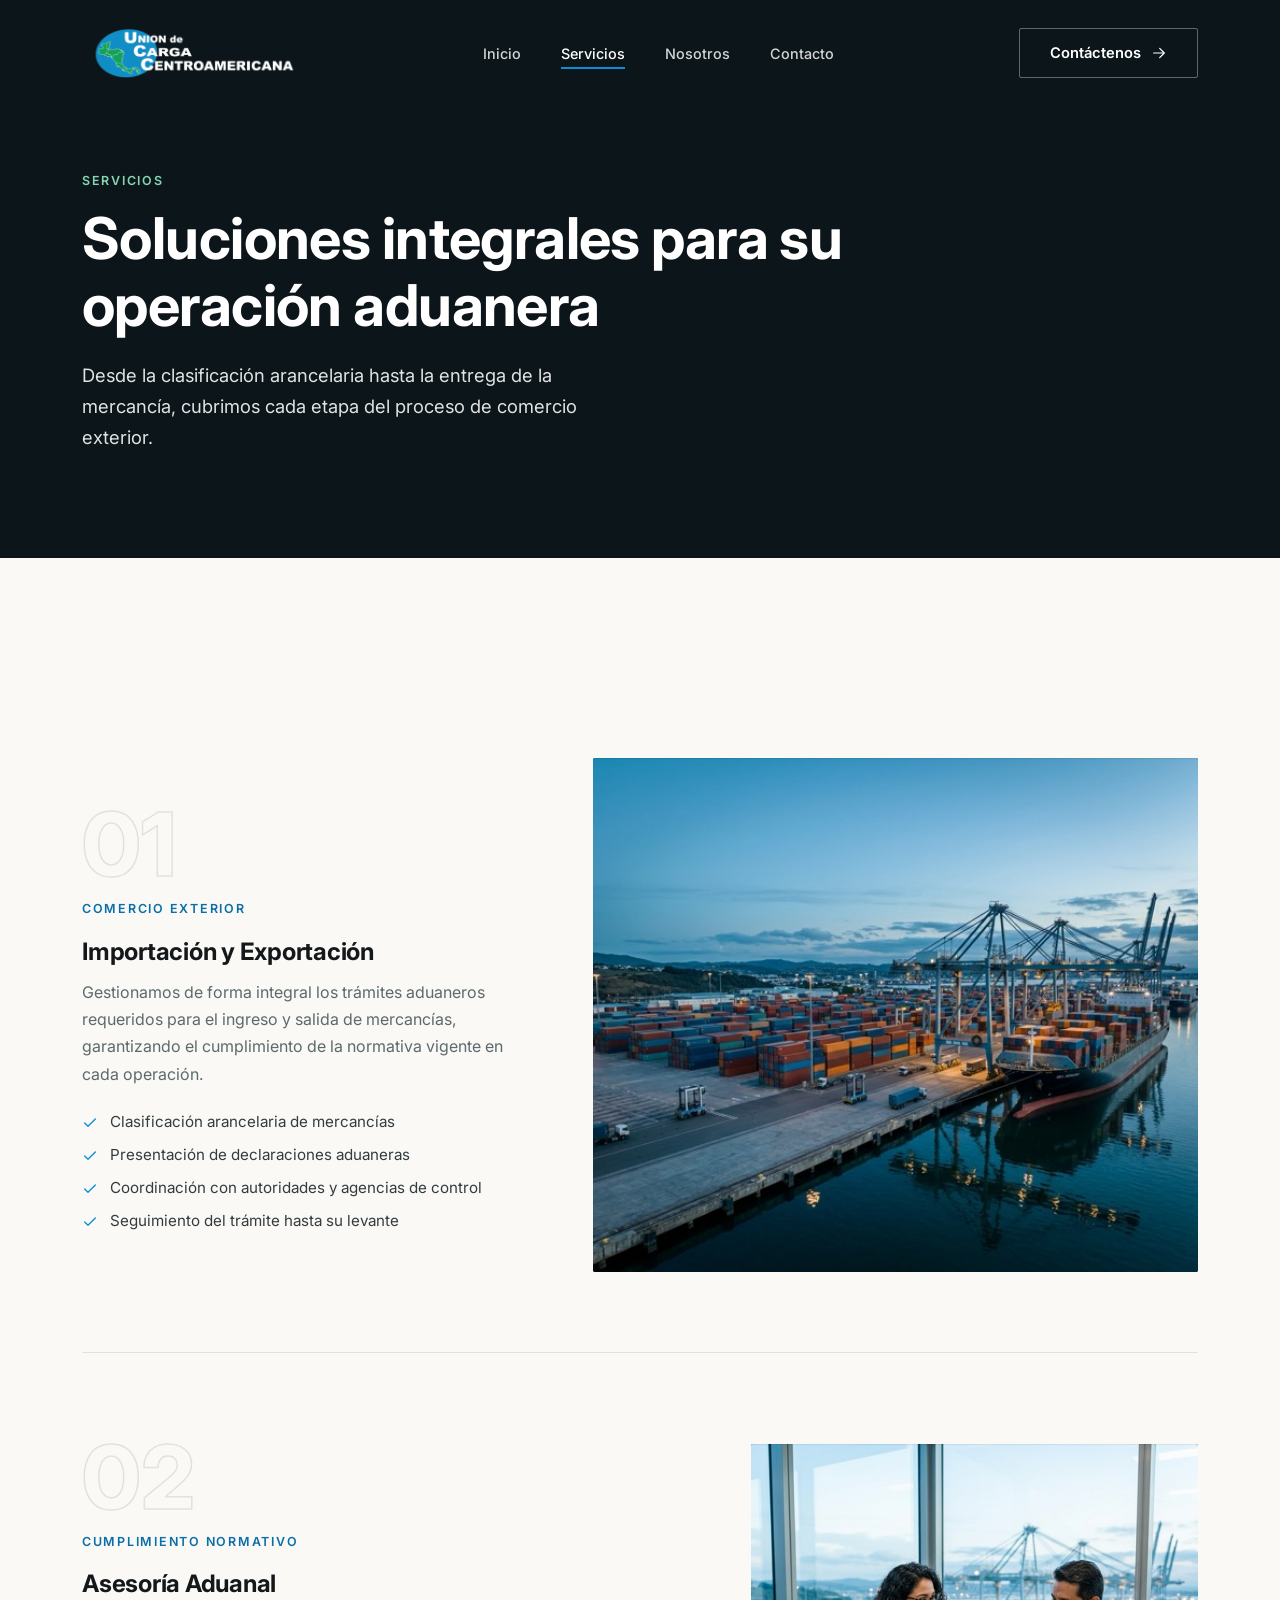
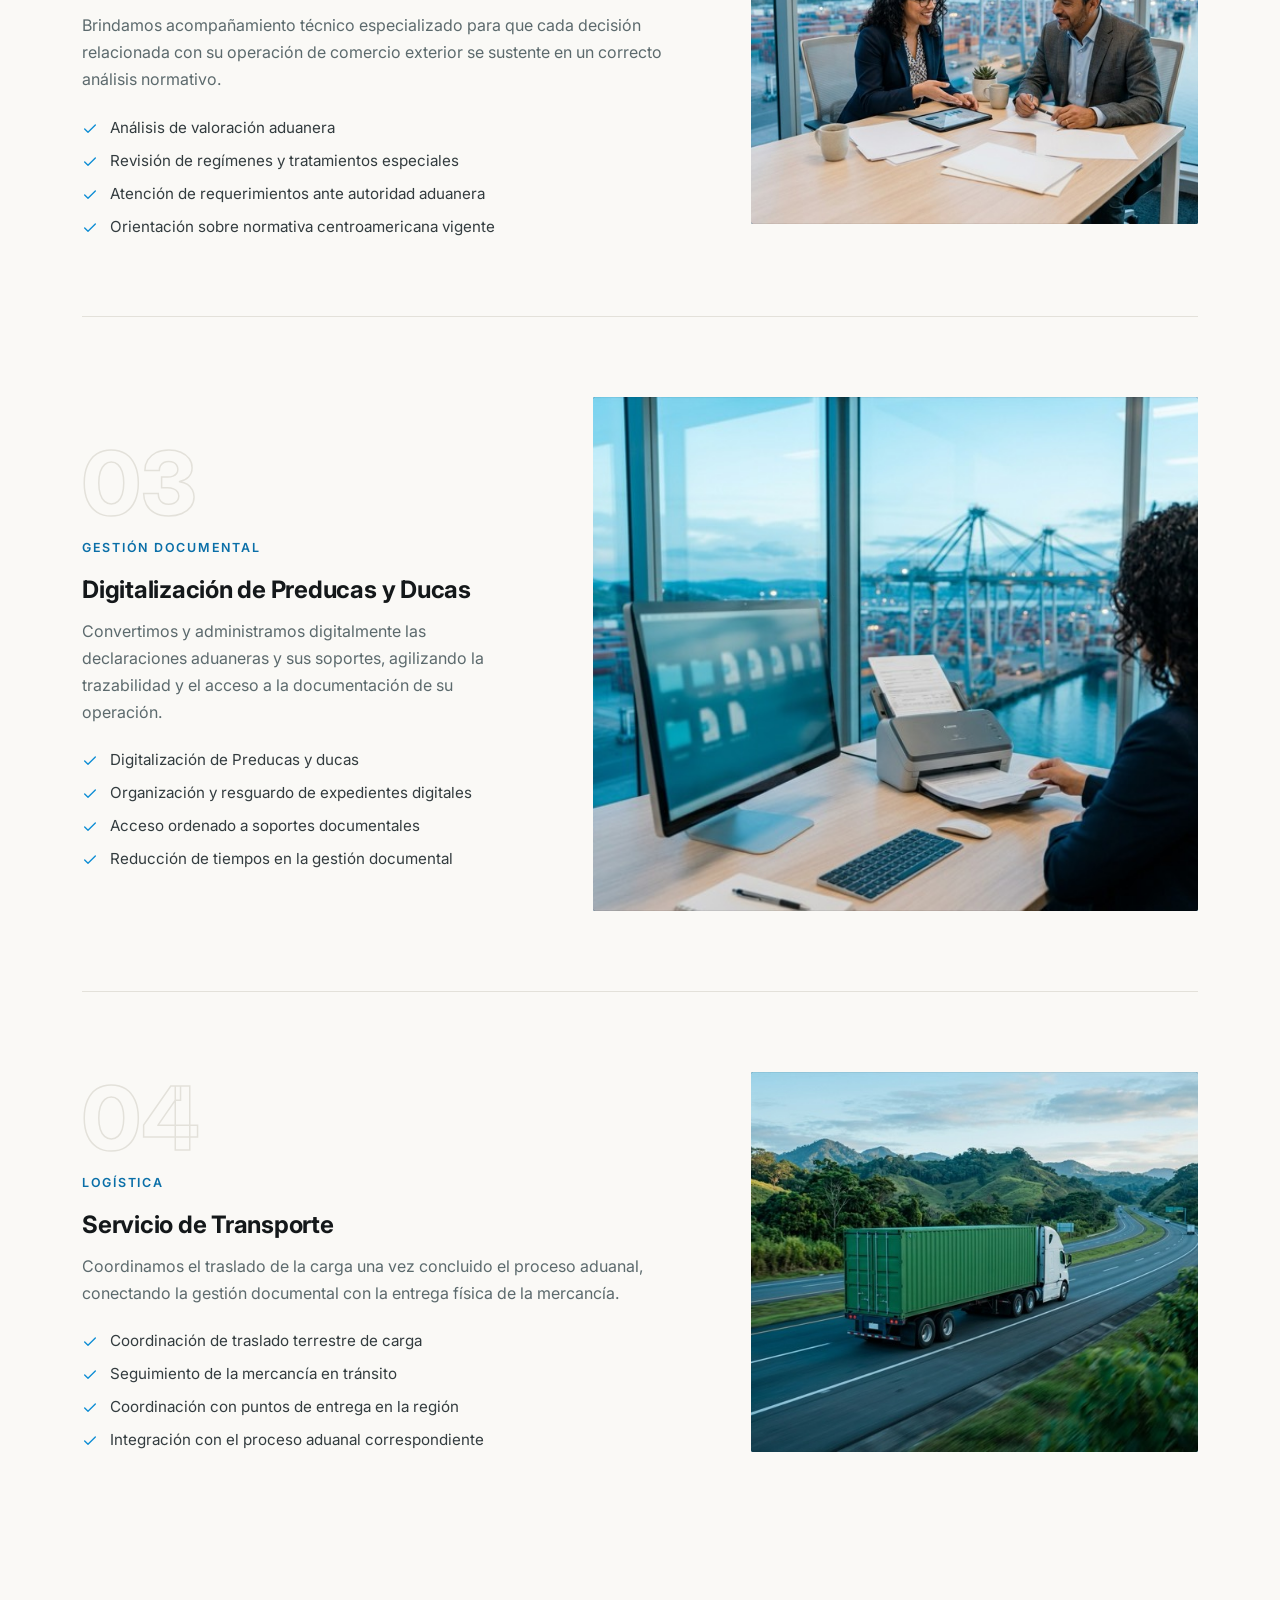
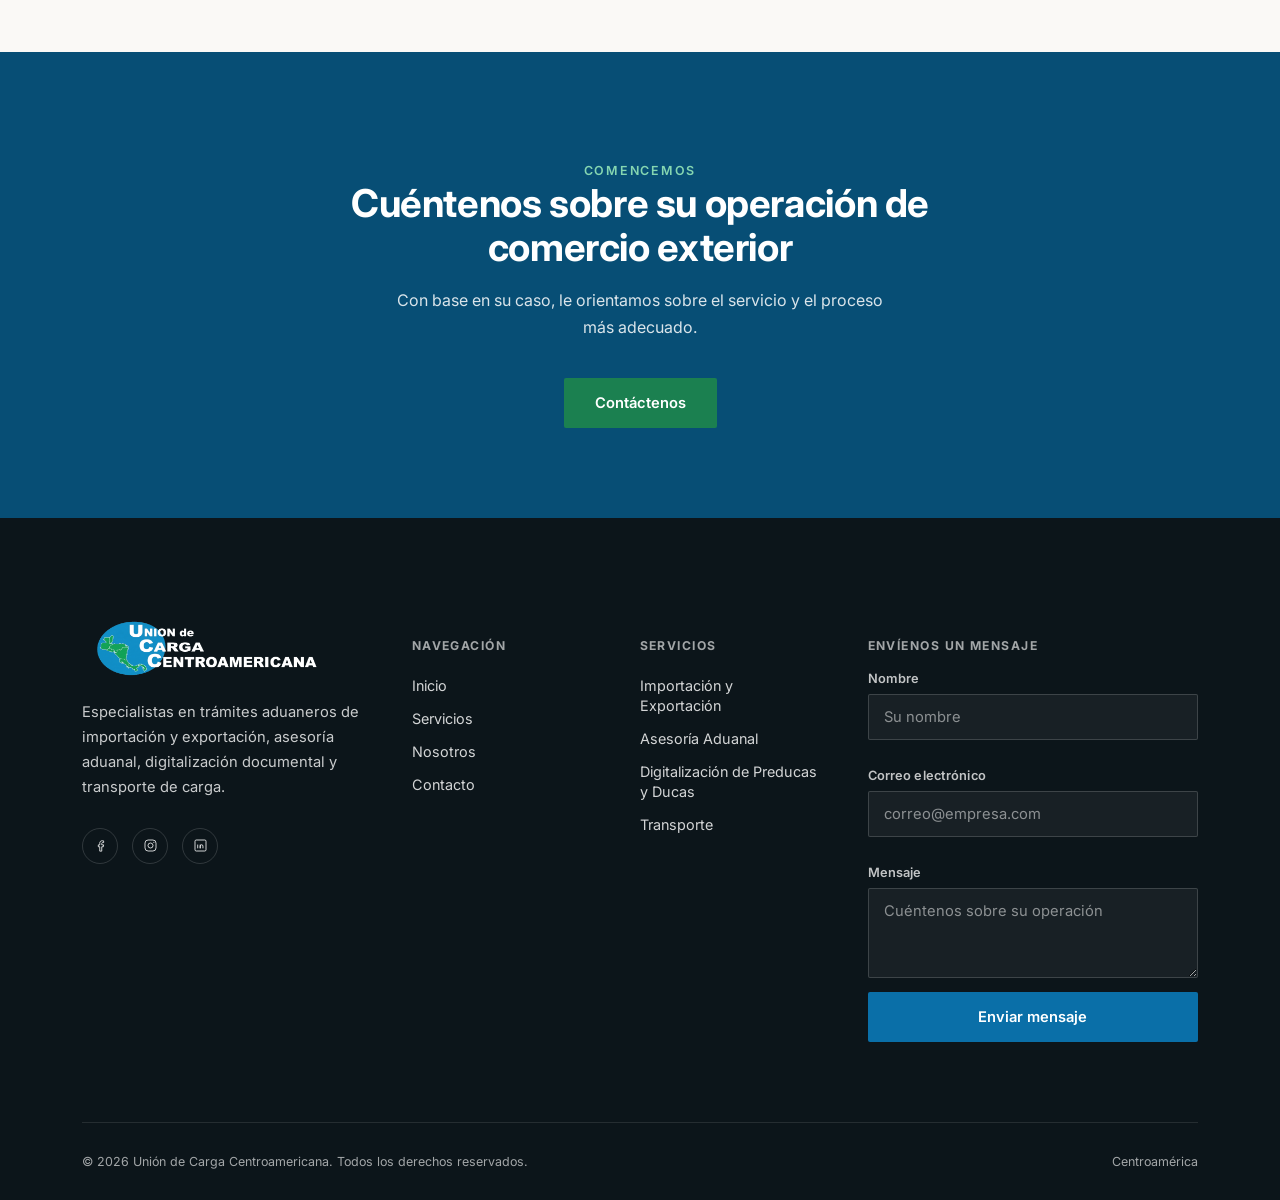
<file: servicios.html>
<!DOCTYPE html>
<html lang="es">
<head>
<meta charset="UTF-8">
<meta name="viewport" content="width=device-width, initial-scale=1.0">
<title>Servicios | Unión de Carga Centroamericana</title>
<meta name="description" content="Trámites aduaneros de importación y exportación, asesoría aduanal, digitalización de Preducas y ducas, y servicio de transporte.">
<meta property="og:type" content="website">
<meta property="og:locale" content="es_LA">
<meta property="og:site_name" content="Unión de Carga Centroamericana">
<meta property="og:title" content="Servicios | Unión de Carga Centroamericana">
<meta property="og:description" content="Importación y exportación, asesoría aduanal, digitalización de précuas y ducas, y servicio de transporte.">
<meta property="og:url" content="https://oalfaro2019377.github.io/union-carga-ca/servicios.html">
<meta property="og:image" content="https://oalfaro2019377.github.io/union-carga-ca/assets/og-imagen.jpg">
<meta property="og:image:width" content="1200">
<meta property="og:image:height" content="630">
<meta name="twitter:card" content="summary_large_image">
<link rel="icon" href="data:image/svg+xml,%3Csvg xmlns='http://www.w3.org/2000/svg' viewBox='0 0 60 52'%3E%3Cellipse cx='30' cy='26' rx='28' ry='24' fill='%230D8DD4'/%3E%3Cpath d='M18 8 C22 7 25 9 24 13 C27 14 30 13 31 17 C34 17 36 20 34 24 C37 25 39 28 36 31 C39 33 40 37 36 39 C38 42 36 46 32 45 C29 48 25 46 26 42 C22 43 19 40 21 36 C17 36 15 32 18 29 C14 28 13 24 17 22 C13 20 13 16 17 15 C14 13 15 9 18 8 Z' fill='%232CAA70'/%3E%3C/svg%3E">
<link rel="preconnect" href="https://fonts.googleapis.com">
<link rel="preconnect" href="https://fonts.gstatic.com" crossorigin>
<link href="https://fonts.googleapis.com/css2?family=Inter:wght@400;500;600;700;800&display=swap" rel="stylesheet">
<link rel="stylesheet" href="css/style.css">
</head>
<body>

<header class="site-header">
  <div class="container">
    <a href="index.html" class="brand">
      <img class="brand-logo brand-logo--dark" src="assets/logo-oscuro.png" alt="Unión de Carga Centroamericana" width="900" height="224">
      <img class="brand-logo brand-logo--light" src="assets/logo-claro.png" alt="" aria-hidden="true" width="900" height="224">
    </a>
    <nav class="nav-links">
      <a href="index.html">Inicio</a>
      <a href="servicios.html">Servicios</a>
      <a href="nosotros.html">Nosotros</a>
      <a href="contacto.html">Contacto</a>
    </nav>
    <div class="nav-right">
      <a href="contacto.html" class="btn btn-outline">
        Contáctenos
        <svg viewBox="0 0 24 24" fill="none" stroke="currentColor" stroke-width="1.8" stroke-linecap="round" stroke-linejoin="round"><path d="M4 12h16M13 5l7 7-7 7"/></svg>
      </a>
    </div>
    <button class="nav-toggle" aria-label="Abrir menú"><span></span><span></span><span></span></button>
  </div>
</header>

<!-- HERO -->
<section class="hero hero-page">
  <div class="container hero-content">
    <p class="eyebrow on-dark">Servicios</p>
    <h1>Soluciones integrales para su operación aduanera</h1>
    <p class="lede">Desde la clasificación arancelaria hasta la entrega de la mercancía, cubrimos cada etapa del proceso de comercio exterior.</p>
  </div>
</section>

<!-- LISTADO -->
<section class="section">
  <div class="container">

    <div id="importacion-exportacion" class="svc-detail reveal">
      <div class="svc-detail-body">
        <div class="svc-detail-num">01</div>
        <p class="eyebrow">Comercio exterior</p>
        <h3>Importación y Exportación</h3>
        <p>Gestionamos de forma integral los trámites aduaneros requeridos para el ingreso y salida de mercancías, garantizando el cumplimiento de la normativa vigente en cada operación.</p>
        <ul>
          <li><svg viewBox="0 0 24 24" fill="none" stroke="currentColor" stroke-width="2" stroke-linecap="round" stroke-linejoin="round"><path d="M20 6L9 17l-5-5"/></svg> Clasificación arancelaria de mercancías</li>
          <li><svg viewBox="0 0 24 24" fill="none" stroke="currentColor" stroke-width="2" stroke-linecap="round" stroke-linejoin="round"><path d="M20 6L9 17l-5-5"/></svg> Presentación de declaraciones aduaneras</li>
          <li><svg viewBox="0 0 24 24" fill="none" stroke="currentColor" stroke-width="2" stroke-linecap="round" stroke-linejoin="round"><path d="M20 6L9 17l-5-5"/></svg> Coordinación con autoridades y agencias de control</li>
          <li><svg viewBox="0 0 24 24" fill="none" stroke="currentColor" stroke-width="2" stroke-linecap="round" stroke-linejoin="round"><path d="M20 6L9 17l-5-5"/></svg> Seguimiento del trámite hasta su levante</li>
        </ul>
      </div>
      <div class="svc-detail-visual">
        <img src="assets/servicio-importacion-1200.jpg" srcset="assets/servicio-importacion-640.jpg 640w, assets/servicio-importacion-1200.jpg 1200w" sizes="(max-width: 860px) 100vw, 560px" width="1200" height="896" alt="Terminal de contenedores al atardecer con grúas pórtico y un buque de carga atracado" loading="lazy" decoding="async">
      </div>
    </div>

    <div id="asesoria-aduanal" class="svc-detail reverse reveal">
      <div class="svc-detail-body">
        <div class="svc-detail-num">02</div>
        <p class="eyebrow">Cumplimiento normativo</p>
        <h3>Asesoría Aduanal</h3>
        <p>Brindamos acompañamiento técnico especializado para que cada decisión relacionada con su operación de comercio exterior se sustente en un correcto análisis normativo.</p>
        <ul>
          <li><svg viewBox="0 0 24 24" fill="none" stroke="currentColor" stroke-width="2" stroke-linecap="round" stroke-linejoin="round"><path d="M20 6L9 17l-5-5"/></svg> Análisis de valoración aduanera</li>
          <li><svg viewBox="0 0 24 24" fill="none" stroke="currentColor" stroke-width="2" stroke-linecap="round" stroke-linejoin="round"><path d="M20 6L9 17l-5-5"/></svg> Revisión de regímenes y tratamientos especiales</li>
          <li><svg viewBox="0 0 24 24" fill="none" stroke="currentColor" stroke-width="2" stroke-linecap="round" stroke-linejoin="round"><path d="M20 6L9 17l-5-5"/></svg> Atención de requerimientos ante autoridad aduanera</li>
          <li><svg viewBox="0 0 24 24" fill="none" stroke="currentColor" stroke-width="2" stroke-linecap="round" stroke-linejoin="round"><path d="M20 6L9 17l-5-5"/></svg> Orientación sobre normativa centroamericana vigente</li>
        </ul>
      </div>
      <div class="svc-detail-visual">
        <img src="assets/servicio-asesoria-1200.jpg" srcset="assets/servicio-asesoria-640.jpg 640w, assets/servicio-asesoria-1200.jpg 1200w" sizes="(max-width: 860px) 100vw, 560px" width="1200" height="896" alt="Dos profesionales revisando documentos y una tablet en una oficina con vista a un puerto" loading="lazy" decoding="async">
      </div>
    </div>

    <div id="digitalizacion" class="svc-detail reveal">
      <div class="svc-detail-body">
        <div class="svc-detail-num">03</div>
        <p class="eyebrow">Gestión documental</p>
        <h3>Digitalización de Preducas y Ducas</h3>
        <p>Convertimos y administramos digitalmente las declaraciones aduaneras y sus soportes, agilizando la trazabilidad y el acceso a la documentación de su operación.</p>
        <ul>
          <li><svg viewBox="0 0 24 24" fill="none" stroke="currentColor" stroke-width="2" stroke-linecap="round" stroke-linejoin="round"><path d="M20 6L9 17l-5-5"/></svg> Digitalización de Preducas y ducas</li>
          <li><svg viewBox="0 0 24 24" fill="none" stroke="currentColor" stroke-width="2" stroke-linecap="round" stroke-linejoin="round"><path d="M20 6L9 17l-5-5"/></svg> Organización y resguardo de expedientes digitales</li>
          <li><svg viewBox="0 0 24 24" fill="none" stroke="currentColor" stroke-width="2" stroke-linecap="round" stroke-linejoin="round"><path d="M20 6L9 17l-5-5"/></svg> Acceso ordenado a soportes documentales</li>
          <li><svg viewBox="0 0 24 24" fill="none" stroke="currentColor" stroke-width="2" stroke-linecap="round" stroke-linejoin="round"><path d="M20 6L9 17l-5-5"/></svg> Reducción de tiempos en la gestión documental</li>
        </ul>
      </div>
      <div class="svc-detail-visual">
        <img src="assets/servicio-digitalizacion-1200.jpg" srcset="assets/servicio-digitalizacion-640.jpg 640w, assets/servicio-digitalizacion-1200.jpg 1200w" sizes="(max-width: 860px) 100vw, 560px" width="1200" height="896" alt="Persona digitalizando documentos con un escáner junto a un monitor, con vista al puerto" loading="lazy" decoding="async">
      </div>
    </div>

    <div id="transporte" class="svc-detail reverse reveal">
      <div class="svc-detail-body">
        <div class="svc-detail-num">04</div>
        <p class="eyebrow">Logística</p>
        <h3>Servicio de Transporte</h3>
        <p>Coordinamos el traslado de la carga una vez concluido el proceso aduanal, conectando la gestión documental con la entrega física de la mercancía.</p>
        <ul>
          <li><svg viewBox="0 0 24 24" fill="none" stroke="currentColor" stroke-width="2" stroke-linecap="round" stroke-linejoin="round"><path d="M20 6L9 17l-5-5"/></svg> Coordinación de traslado terrestre de carga</li>
          <li><svg viewBox="0 0 24 24" fill="none" stroke="currentColor" stroke-width="2" stroke-linecap="round" stroke-linejoin="round"><path d="M20 6L9 17l-5-5"/></svg> Seguimiento de la mercancía en tránsito</li>
          <li><svg viewBox="0 0 24 24" fill="none" stroke="currentColor" stroke-width="2" stroke-linecap="round" stroke-linejoin="round"><path d="M20 6L9 17l-5-5"/></svg> Coordinación con puntos de entrega en la región</li>
          <li><svg viewBox="0 0 24 24" fill="none" stroke="currentColor" stroke-width="2" stroke-linecap="round" stroke-linejoin="round"><path d="M20 6L9 17l-5-5"/></svg> Integración con el proceso aduanal correspondiente</li>
        </ul>
      </div>
      <div class="svc-detail-visual">
        <img src="assets/servicio-transporte-1200.jpg" srcset="assets/servicio-transporte-640.jpg 640w, assets/servicio-transporte-1200.jpg 1200w" sizes="(max-width: 860px) 100vw, 560px" width="1200" height="896" alt="Camión con contenedor verde circulando por una carretera entre colinas" loading="lazy" decoding="async">
      </div>
    </div>

  </div>
</section>

<!-- CTA -->
<section class="cta-band">
  <div class="container">
    <p class="eyebrow on-dark" style="text-align:center;">Comencemos</p>
    <h2 class="reveal">Cuéntenos sobre su operación de comercio exterior</h2>
    <p class="reveal reveal-delay-1">Con base en su caso, le orientamos sobre el servicio y el proceso más adecuado.</p>
    <div class="hero-actions reveal reveal-delay-2">
      <a href="contacto.html" class="btn btn-red">Contáctenos</a>
    </div>
  </div>
</section>

<!-- FOOTER -->
<footer class="site-footer">
  <div class="container">
    <div class="footer-top">
      <div class="footer-brand">
        <a href="index.html" class="brand">
          <img class="brand-logo" src="assets/logo-oscuro.png" alt="Unión de Carga Centroamericana" width="900" height="224" loading="lazy">
        </a>
        <p>Especialistas en trámites aduaneros de importación y exportación, asesoría aduanal, digitalización documental y transporte de carga.</p>
        <div class="footer-social" style="margin-top:28px;">
          <a href="#" aria-label="Facebook"><svg viewBox="0 0 24 24" fill="none" stroke="currentColor" stroke-width="1.6"><path d="M14 21v-7h2.5l.5-3H14V9c0-1 .3-1.7 1.7-1.7H17V4.6C16.7 4.5 15.8 4.4 14.7 4.4c-2.3 0-3.9 1.4-3.9 4V11H8.5v3H10.8v7h3.2z"/></svg></a>
          <a href="#" aria-label="Instagram"><svg viewBox="0 0 24 24" fill="none" stroke="currentColor" stroke-width="1.6"><rect x="3.2" y="3.2" width="17.6" height="17.6" rx="5"/><circle cx="12" cy="12" r="4"/><circle cx="17.3" cy="6.8" r="1" fill="currentColor" stroke="none"/></svg></a>
          <a href="#" aria-label="LinkedIn"><svg viewBox="0 0 24 24" fill="none" stroke="currentColor" stroke-width="1.6"><rect x="3.2" y="3.2" width="17.6" height="17.6" rx="2"/><path d="M7.5 10.5v6M7.5 7.7v.02M11.5 16.5v-3.5a2.2 2.2 0 014.4 0v3.5M11.5 10.5v6"/></svg></a>
        </div>
      </div>

      <div class="footer-col">
        <h5>Navegación</h5>
        <ul>
          <li><a href="index.html">Inicio</a></li>
          <li><a href="servicios.html">Servicios</a></li>
          <li><a href="nosotros.html">Nosotros</a></li>
          <li><a href="contacto.html">Contacto</a></li>
        </ul>
      </div>

      <div class="footer-col">
        <h5>Servicios</h5>
        <ul>
          <li><a href="servicios.html#importacion-exportacion">Importación y Exportación</a></li>
          <li><a href="servicios.html#asesoria-aduanal">Asesoría Aduanal</a></li>
          <li><a href="servicios.html#digitalizacion">Digitalización de Preducas y Ducas</a></li>
          <li><a href="servicios.html#transporte">Transporte</a></li>
        </ul>
      </div>

      <div class="footer-col form-col">
        <h5>Envíenos un mensaje</h5>
        <form class="footer-form" data-contact-form novalidate>
          <div class="form-grid">
            <div class="field full">
              <label for="f-name">Nombre</label>
              <input type="text" id="f-name" name="name" placeholder="Su nombre" required>
            </div>
            <div class="field full">
              <label for="f-email">Correo electrónico</label>
              <input type="email" id="f-email" name="email" placeholder="correo@empresa.com" required>
            </div>
            <div class="field full">
              <label for="f-message">Mensaje</label>
              <textarea id="f-message" name="message" placeholder="Cuéntenos sobre su operación" required></textarea>
            </div>
          </div>
          <button type="submit" class="btn btn-primary btn-block">Enviar mensaje</button>
          <p class="form-status"></p>
        </form>
      </div>
    </div>

    <div class="footer-bottom">
      <p>&copy; <span id="year"></span> Unión de Carga Centroamericana. Todos los derechos reservados.</p>
      <p>Centroamérica</p>
    </div>
  </div>
</footer>

<script>document.getElementById('year').textContent = new Date().getFullYear();</script>
<script src="js/main.js"></script>
</body>
</html>
</file>
<file: css/style.css>
/* ==========================================================================
   Unión de Carga Centroamericana — Design System
   ========================================================================== */

:root {
  /* Brand — solid colors only, no gradients or blends */
  --primary-900: #074e75;
  --primary-700: #0D8DD4;
  --primary-600: #0A6FA8;
  --primary-light: #70bfeb;
  --primary-100: #e8f2f8;

  --secondary-900: #185e3e;
  --secondary-700: #2CAA70;
  --secondary-600: #1B8050;
  --secondary-light: #85d6b1;
  --secondary-100: #eaf5f0;

  --tertiary-700: #2BA663;
  --tertiary-600: #1A7D48;

  /* Neutrals */
  --ink-900: #14181a;
  --ink-700: #333c3f;
  --ink-500: #5c6a6d;
  --ink-300: #93a0a3;
  --line: #e3e1da;
  --bg: #faf9f6;
  --bg-alt: #f2f1eb;
  --white: #ffffff;
  --hero-bg: #0c151a;

  /* Type */
  --font: 'Inter', -apple-system, BlinkMacSystemFont, 'Segoe UI', sans-serif;

  /* Layout */
  --container: 1180px;
  --radius: 2px;
  --ease: cubic-bezier(0.22, 1, 0.36, 1);
}

/* ---------- Reset ---------- */
*, *::before, *::after { box-sizing: border-box; }
html { scroll-behavior: smooth; scroll-padding-top: 90px; -webkit-text-size-adjust: 100%; text-size-adjust: 100%; }
body, h1, h2, h3, h4, p, figure, blockquote { margin: 0; }
ul, ol { margin: 0; padding: 0; list-style: none; }
img { max-width: 100%; display: block; }
a { color: inherit; text-decoration: none; }
button { font: inherit; cursor: pointer; }
input, textarea, select { font: inherit; }
svg { display: block; }

body {
  font-family: var(--font);
  color: var(--ink-900);
  background: var(--bg);
  -webkit-font-smoothing: antialiased;
  overflow-x: hidden;
}

.container {
  width: 100%;
  max-width: var(--container);
  margin: 0 auto;
  padding: 0 32px;
}

/* ---------- Typography ---------- */
h1, h2, h3, h4 { font-weight: 700; line-height: 1.15; letter-spacing: -0.01em; }
h1 { font-size: clamp(2.4rem, 4.5vw, 4rem); }
h2 { font-size: clamp(1.9rem, 3vw, 2.6rem); }
h3 { font-size: clamp(1.25rem, 2vw, 1.5rem); }
p { line-height: 1.7; color: var(--ink-500); }

.eyebrow {
  display: block;
  font-size: 0.78rem;
  font-weight: 600;
  letter-spacing: 0.14em;
  text-transform: uppercase;
  color: var(--primary-600);
  margin-bottom: 18px;
}
.eyebrow.on-dark { color: var(--secondary-light); }

.section-head {
  max-width: 640px;
  margin-bottom: 56px;
}
.section-head.center { margin-left: auto; margin-right: auto; text-align: center; }
.section-head h2 { color: var(--ink-900); }
.section-head p { margin-top: 16px; font-size: 1.05rem; }

/* ---------- Buttons ---------- */
.btn {
  display: inline-flex;
  align-items: center;
  gap: 10px;
  padding: 15px 30px;
  border-radius: var(--radius);
  font-weight: 600;
  font-size: 0.92rem;
  border: 1px solid transparent;
  transition: transform 0.35s var(--ease), background 0.25s ease, border-color 0.25s ease, color 0.25s ease, box-shadow 0.25s ease;
  white-space: nowrap;
}
.btn svg { width: 16px; height: 16px; transition: transform 0.3s var(--ease); }
.btn:hover svg { transform: translateX(3px); }

.btn-primary {
  background: var(--primary-600);
  color: var(--white);
}
.btn-primary:hover { background: var(--primary-900); box-shadow: 0 8px 20px -8px rgba(13,141,212,0.5); }

.btn-outline {
  background: transparent;
  border-color: rgba(255,255,255,0.35);
  color: var(--white);
}
.btn-outline:hover { border-color: var(--white); background: rgba(255,255,255,0.08); }

.btn-line {
  background: transparent;
  border-color: var(--line);
  color: var(--ink-900);
}
.btn-line:hover { border-color: var(--ink-900); }

.btn-red {
  background: var(--secondary-600);
  color: var(--white);
}
.btn-red:hover { background: var(--secondary-900); box-shadow: 0 8px 20px -8px rgba(44,170,112,0.5); }

.btn-block { width: 100%; justify-content: center; }

/* ---------- Header ---------- */
.site-header {
  position: fixed;
  top: 0; left: 0; right: 0;
  z-index: 500;
  padding: 26px 0;
  transition: padding 0.4s var(--ease), background 0.4s var(--ease), box-shadow 0.4s var(--ease), border-color 0.4s ease;
  border-bottom: 1px solid transparent;
}
.site-header .container { display: flex; align-items: center; justify-content: space-between; }

.site-header.is-scrolled {
  padding: 14px 0;
  background: rgba(250,249,246,0.92);
  backdrop-filter: blur(10px);
  border-color: var(--line);
  box-shadow: 0 6px 24px -18px rgba(0,0,0,0.3);
}

.brand { display: flex; align-items: center; }
.brand-logo { height: 54px; width: auto; display: block; transition: height 0.4s var(--ease); }
.site-header.is-scrolled .brand-logo { height: 46px; }
.brand-logo--light { display: none; }
.is-scrolled .brand-logo--light { display: block; }
.is-scrolled .brand-logo--dark { display: none; }
.footer-brand .brand-logo { height: 60px; }

.nav-links { display: flex; align-items: center; gap: 40px; }
.nav-links a {
  font-size: 0.9rem; font-weight: 500; color: rgba(255,255,255,0.82);
  position: relative; padding: 4px 0; transition: color 0.3s ease;
}
.nav-links a::after {
  content: ''; position: absolute; left: 0; bottom: -3px; width: 0; height: 2px;
  background: var(--primary-700); transition: width 0.3s var(--ease);
}
.nav-links a:hover, .nav-links a.active { color: var(--white); }
.is-scrolled .nav-links a { color: var(--ink-700); }
.is-scrolled .nav-links a:hover, .is-scrolled .nav-links a.active { color: var(--ink-900); }
.nav-links a:hover::after, .nav-links a.active::after { width: 100%; }

.nav-right { display: flex; align-items: center; gap: 28px; }
.is-scrolled .btn-outline { border-color: var(--line); color: var(--ink-900); }
.is-scrolled .btn-outline:hover { border-color: var(--ink-900); background: rgba(0,0,0,0.04); }

.nav-toggle {
  display: none; flex-direction: column; gap: 5px; background: none; border: none; padding: 6px; z-index: 600;
}
.nav-toggle span { width: 24px; height: 2px; background: var(--white); transition: 0.3s ease; }
.is-scrolled .nav-toggle span { background: var(--ink-900); }
.nav-open .nav-toggle span:nth-child(1) { transform: translateY(7px) rotate(45deg); }
.nav-open .nav-toggle span:nth-child(2) { opacity: 0; }
.nav-open .nav-toggle span:nth-child(3) { transform: translateY(-7px) rotate(-45deg); }

/* ---------- Hero / Parallax ---------- */
.hero {
  position: relative;
  min-height: 100vh;
  min-height: 100svh;
  display: flex;
  flex-direction: column;
  justify-content: center;
  overflow: hidden;
  background: var(--hero-bg);
  isolation: isolate;
}
.hero-page {
  min-height: 62vh;
}

.hero-video {
  position: absolute;
  inset: 0;
  width: 100%;
  height: 100%;
  object-fit: cover;
  z-index: 0;
}
.hero-overlay {
  position: absolute;
  inset: 0;
  background: rgba(12, 21, 26, 0.66);
  z-index: 1;
}
@media (prefers-reduced-motion: reduce) {
  .hero-video { display: none; }
}

.hero-content {
  position: relative;
  z-index: 5;
  padding-top: 90px;
}
.hero-content h1 { color: var(--white); max-width: 780px; }
.hero-content .lede {
  color: rgba(255,255,255,0.88);
  font-size: 1.15rem;
  max-width: 560px;
  margin-top: 22px;
}
.hero-actions { display: flex; gap: 16px; margin-top: 40px; flex-wrap: wrap; }

.hero-strip {
  position: relative; z-index: 5;
  margin-top: 64px;
}
.hero-strip .container {
  display: flex; flex-wrap: wrap; gap: 8px 40px;
  padding: 22px 32px;
}
.hero-strip-item {
  display: flex; align-items: center; gap: 10px;
  font-size: 0.82rem; font-weight: 500; color: rgba(255,255,255,0.88);
  letter-spacing: 0.02em;
}
.hero-strip-item svg { width: 15px; height: 15px; color: var(--secondary-light); flex-shrink: 0; }

/* Keyboard focus */
a:focus-visible, button:focus-visible {
  outline: 3px solid var(--primary-light);
  outline-offset: 3px;
}
.is-scrolled a:focus-visible, .is-scrolled button:focus-visible,
.section a:focus-visible, .section button:focus-visible {
  outline-color: var(--primary-600);
}

/* Motion and no-JS fallbacks */
@media (prefers-reduced-motion: reduce) {
  html { scroll-behavior: auto; }
  .reveal { opacity: 1; transform: none; transition: none; }
  *, *::before, *::after { animation-duration: 0.01ms !important; transition-duration: 0.01ms !important; }
}
@media (scripting: none) {
  .reveal { opacity: 1; transform: none; }
}

/* Page hero (interior pages) */
.hero-page .hero-content { padding-top: 130px; padding-bottom: 64px; }
.hero-page .eyebrow.on-dark { margin-bottom: 14px; }

/* ---------- Sections ---------- */
section { position: relative; }
.section { padding: 120px 0; }
.section-tight { padding: 90px 0; }
.section-alt { background: var(--bg-alt); }
.section-dark {
  background: var(--hero-bg);
  color: var(--white);
}
.section-dark p { color: rgba(255,255,255,0.62); }
.section-dark h2, .section-dark h3 { color: var(--white); }

/* ---------- Services Grid ---------- */
.svc-grid {
  display: grid;
  grid-template-columns: repeat(4, 1fr);
  gap: 1px;
  background: var(--line);
  border: 1px solid var(--line);
}
.svc-card {
  background: var(--white);
  padding: 44px 32px;
  transition: background 0.35s ease, transform 0.35s var(--ease);
}
@media (hover: hover) {
  .svc-card:hover { background: var(--primary-900); transform: translateY(-4px); }
  .svc-card:hover .svc-icon { background: var(--secondary-600); border-color: var(--secondary-600); }
  .svc-card:hover .svc-icon svg { color: var(--white); }
  .svc-card:hover h3, .svc-card:hover p, .svc-card:hover .svc-link { color: var(--white); }
  .svc-card:hover p { color: rgba(255,255,255,0.68); }
  .svc-card:hover .svc-link svg { color: var(--secondary-light); }
}
.svc-card:active { background: var(--primary-100); }

.svc-icon {
  width: 52px; height: 52px;
  display: flex; align-items: center; justify-content: center;
  border: 1px solid var(--line);
  border-radius: 50%;
  margin-bottom: 26px;
  transition: 0.35s ease;
}
.svc-icon svg { width: 22px; height: 22px; color: var(--primary-700); transition: 0.35s ease; }
.svc-card h3 { margin-bottom: 12px; transition: color 0.35s ease; }
.svc-card p { font-size: 0.93rem; transition: color 0.35s ease; }
.svc-link {
  display: inline-flex; align-items: center; gap: 8px;
  margin-top: 20px; font-size: 0.82rem; font-weight: 600;
  color: var(--primary-600); transition: color 0.35s ease;
}
.svc-link svg { width: 13px; height: 13px; }

/* Services detail (servicios.html) */
.svc-detail {
  display: grid;
  grid-template-columns: 0.85fr 1.15fr;
  gap: 64px;
  align-items: center;
  padding: 80px 0;
  border-bottom: 1px solid var(--line);
}
.svc-detail:last-child { border-bottom: none; }
.svc-detail.reverse { grid-template-columns: 1.15fr 0.85fr; }
.svc-detail.reverse .svc-detail-visual { order: 2; }
.svc-detail-num {
  font-size: 5.5rem; font-weight: 800; color: transparent;
  -webkit-text-stroke: 1.5px var(--line);
  line-height: 1; margin-bottom: 10px;
}
.svc-detail-body h3 { margin: 6px 0 14px; }
.svc-detail-body ul { margin-top: 24px; display: flex; flex-direction: column; gap: 14px; }
.svc-detail-body li {
  display: flex; align-items: flex-start; gap: 12px;
  font-size: 0.95rem; color: var(--ink-700);
}
.svc-detail-body li svg { width: 16px; height: 16px; color: var(--primary-700); flex-shrink: 0; margin-top: 3px; }
.svc-detail-visual {
  aspect-ratio: 4 / 3.4;
  background: var(--primary-900);
  position: relative;
  overflow: hidden;
  border-radius: var(--radius);
}
.svc-detail-visual img { position: absolute; inset: 0; width: 100%; height: 100%; object-fit: cover; display: block; }
.split-visual img { width: 100%; height: 100%; object-fit: cover; display: block; border-radius: var(--radius); background: var(--primary-900); }
.contact-photo { margin: 36px 0 0; }
.contact-photo img { width: 100%; height: auto; aspect-ratio: 3 / 2; object-fit: cover; display: block; border-radius: var(--radius); background: var(--primary-900); }

/* ---------- Process steps ---------- */
.process {
  display: grid;
  grid-template-columns: repeat(4, 1fr);
  gap: 40px;
  counter-reset: step;
}
.process-step { position: relative; padding-top: 34px; }
.process-step::before {
  counter-increment: step;
  content: counter(step, decimal-leading-zero);
  position: absolute; top: 0; left: 0;
  font-size: 0.78rem; font-weight: 700; letter-spacing: 0.08em;
  color: var(--tertiary-600);
}
.process-step::after {
  content: ''; position: absolute; top: 10px; left: 34px; right: -20px; height: 1px;
  background: var(--line);
}
.process-step:last-child::after { display: none; }
.process-step h4 { font-size: 1.05rem; margin-bottom: 10px; margin-top: 12px; }
.process-step p { font-size: 0.9rem; }

/* ---------- About / Mission Vision ---------- */
.mv-grid {
  display: grid;
  grid-template-columns: repeat(2, 1fr);
  gap: 1px;
  background: var(--line);
  border: 1px solid var(--line);
}
.mv-card { background: var(--white); padding: 56px 48px; }
.mv-card .svc-icon { margin-bottom: 30px; }
.mv-card h3 { margin-bottom: 16px; }

.split {
  display: grid;
  grid-template-columns: 1fr 1fr;
  gap: 80px;
  align-items: center;
}
.split-visual { position: relative; aspect-ratio: 1/1; }
.timeline { display: flex; flex-direction: column; margin-top: 12px; }
.timeline-item {
  display: grid; grid-template-columns: 90px 1fr;
  gap: 28px; padding: 28px 0; border-top: 1px solid var(--line);
}
.timeline-item:last-child { padding-bottom: 0; }
.timeline-year { font-weight: 700; color: var(--primary-600); font-size: 0.95rem; }
.timeline-item h4 { margin-bottom: 8px; }
.timeline-item p { font-size: 0.92rem; }

.values-grid {
  display: grid;
  grid-template-columns: repeat(4, 1fr);
  gap: 36px;
}
.value-item { text-align: left; }
.value-item .svc-icon { margin-bottom: 22px; }
.value-item h4 { margin-bottom: 10px; font-size: 1rem; }
.value-item p { font-size: 0.88rem; }

/* ---------- CTA band ---------- */
.cta-band {
  position: relative;
  overflow: hidden;
  background: var(--primary-900);
  padding: 90px 0;
  text-align: center;
}
.cta-band h2 { color: var(--white); max-width: 620px; margin: 0 auto; }
.cta-band p { color: rgba(255,255,255,0.85); max-width: 520px; margin: 18px auto 0; }
.cta-band .hero-actions { justify-content: center; margin-top: 36px; }

/* ---------- Contact ---------- */
.contact-grid {
  display: grid;
  grid-template-columns: 0.9fr 1.1fr;
  gap: 70px;
}
.contact-info-item {
  display: flex; gap: 18px;
  padding: 26px 0;
  border-bottom: 1px solid var(--line);
}
.contact-info-item:first-child { padding-top: 0; }
.contact-info-item .svc-icon { flex-shrink: 0; margin-bottom: 0; width: 44px; height: 44px; }
.contact-info-item .svc-icon svg { width: 18px; height: 18px; }
.contact-info-item h4 { font-size: 0.95rem; margin-bottom: 6px; }
.contact-info-item p { font-size: 0.92rem; }
.contact-info-item a:hover { color: var(--primary-600); }

.form-grid { display: grid; grid-template-columns: 1fr 1fr; gap: 20px; }
.field { display: flex; flex-direction: column; gap: 8px; margin-bottom: 20px; }
.field.full { grid-column: 1 / -1; }
.field label { font-size: 0.8rem; font-weight: 600; color: var(--ink-700); letter-spacing: 0.01em; }
.field input, .field textarea, .field select {
  border: 1px solid var(--line);
  background: var(--white);
  padding: 13px 15px;
  border-radius: var(--radius);
  font-size: 0.92rem;
  color: var(--ink-900);
  transition: border-color 0.25s ease, box-shadow 0.25s ease;
  width: 100%;
}
.field textarea { resize: vertical; min-height: 120px; }
.field input:focus, .field textarea:focus, .field select:focus {
  outline: none; border-color: var(--primary-700);
  box-shadow: 0 0 0 3px var(--primary-100);
}
.field select { appearance: none; background-image: url("data:image/svg+xml,%3Csvg xmlns='http://www.w3.org/2000/svg' width='12' height='8'%3E%3Cpath d='M1 1l5 5 5-5' stroke='%235c6a6d' stroke-width='1.5' fill='none' fill-rule='evenodd'/%3E%3C/svg%3E"); background-repeat: no-repeat; background-position: right 15px center; }
.form-note { font-size: 0.78rem; color: var(--ink-500); margin-top: 14px; }
.form-status { font-size: 0.85rem; margin-top: 14px; display: none; padding: 12px 16px; border-radius: var(--radius); }
.form-status.show { display: block; }
.form-status.ok { background: var(--secondary-100); color: var(--secondary-900); }
.form-status.err { background: var(--bg-alt); color: var(--ink-900); border: 1px solid var(--line); border-left: 3px solid var(--primary-700); }

/* Compact footer form */
.footer-form .field { margin-bottom: 14px; }
.footer-form .form-grid { gap: 14px; }
.footer-form input, .footer-form textarea {
  background: rgba(255,255,255,0.05);
  border-color: rgba(255,255,255,0.16);
  color: var(--white);
}
.footer-form textarea { min-height: 90px; }
.footer-form .field label { color: rgba(255,255,255,0.75); }
.footer-form input::placeholder, .footer-form textarea::placeholder { color: rgba(255,255,255,0.5); }
.footer-form input:focus, .footer-form textarea:focus { border-color: var(--secondary-light); box-shadow: none; background: rgba(255,255,255,0.08); }

/* ---------- Footer ---------- */
.site-footer { background: var(--hero-bg); color: rgba(255,255,255,0.75); padding-top: 100px; }
.footer-top {
  display: grid;
  grid-template-columns: 1.1fr 0.7fr 0.7fr 1.3fr;
  gap: 50px;
  padding-bottom: 80px;
  border-bottom: 1px solid rgba(255,255,255,0.1);
}
.footer-brand p { margin-top: 22px; max-width: 300px; font-size: 0.92rem; color: rgba(255,255,255,0.78); }
.footer-col h5 {
  font-size: 0.76rem; font-weight: 700; letter-spacing: 0.12em; text-transform: uppercase;
  color: rgba(255,255,255,0.62); margin-bottom: 22px;
}
.footer-col ul { display: flex; flex-direction: column; gap: 13px; }
.footer-col a, .footer-col span { font-size: 0.9rem; color: rgba(255,255,255,0.82); transition: color 0.25s ease; }
.footer-col a:hover { color: var(--secondary-light); }
.footer-col.form-col h5 { margin-bottom: 18px; }

.footer-bottom {
  display: flex; align-items: center; justify-content: space-between;
  padding: 28px 0; flex-wrap: wrap; gap: 14px;
}
.footer-bottom p { font-size: 0.78rem; color: rgba(255,255,255,0.62); }
.footer-social { display: flex; gap: 14px; }
.footer-social a {
  width: 36px; height: 36px; border-radius: 50%;
  border: 1px solid rgba(255,255,255,0.15);
  display: flex; align-items: center; justify-content: center;
  transition: 0.3s ease;
}
.footer-social a svg { width: 15px; height: 15px; color: rgba(255,255,255,0.8); }
.footer-social a:hover { border-color: var(--secondary-light); background: rgba(133,214,177,0.08); }
.footer-social a:hover svg { color: var(--secondary-light); }

/* ---------- Reveal animation ---------- */
.reveal { opacity: 0; transform: translateY(28px); transition: opacity 0.8s var(--ease), transform 0.8s var(--ease); }
.reveal.in-view { opacity: 1; transform: translateY(0); }
.reveal-delay-1.in-view { transition-delay: 0.1s; }
.reveal-delay-2.in-view { transition-delay: 0.2s; }
.reveal-delay-3.in-view { transition-delay: 0.3s; }

/* ---------- Utility ---------- */
.hidden-page-hero-graphic { position: absolute; z-index: 2; }

/* ---------- Responsive ---------- */
@media (max-width: 1080px) {
  .svc-grid { grid-template-columns: repeat(2, 1fr); }
  .mv-grid { grid-template-columns: 1fr; }
  .values-grid { grid-template-columns: repeat(2, 1fr); }
  .process { grid-template-columns: repeat(2, 1fr); row-gap: 50px; }
  .process-step::after { display: none; }
  .footer-top { grid-template-columns: 1fr 1fr; gap: 48px 56px; }
  .footer-form { grid-column: 1 / -1; }
}

@media (max-width: 860px) {
  .nav-links { position: fixed; inset: 0; top: 0; height: 100vh; height: 100dvh; background: var(--hero-bg); flex-direction: column; justify-content: center; gap: 12px; transform: translateX(100%); visibility: hidden; transition: transform 0.45s var(--ease), visibility 0s linear 0.45s; z-index: 550; }
  .nav-open .nav-links { transform: translateX(0); visibility: visible; transition: transform 0.45s var(--ease), visibility 0s; }
  .nav-open { overflow: hidden; }
  .nav-links a { color: var(--white); font-size: 1.4rem; padding: 14px 24px; min-height: 52px; display: flex; align-items: center; }
  .nav-links a::after { bottom: 8px; left: 24px; }
  .nav-links a:hover::after, .nav-links a.active::after { width: calc(100% - 48px); }
  .nav-toggle { display: flex; align-items: center; justify-content: center; min-width: 44px; min-height: 44px; margin-right: -10px; }
  .nav-right .btn-outline { display: none; }
  .split { grid-template-columns: 1fr; gap: 40px; }
  .split-visual { order: -1; max-width: 360px; margin: 0 auto; width: 100%; }
  .svc-detail, .svc-detail.reverse { grid-template-columns: 1fr; gap: 32px; padding: 56px 0; }
  .svc-detail.reverse .svc-detail-visual { order: 0; }
  .svc-detail-visual { width: 100%; }
  .contact-grid { grid-template-columns: 1fr; gap: 56px; }
}

@media (max-width: 640px) {
  .container { padding-left: 22px; padding-right: 22px; }
  .section { padding: 80px 0; }
  .section-tight { padding: 64px 0; }
  .svc-grid { grid-template-columns: 1fr; }
  .values-grid { grid-template-columns: 1fr; }
  .process { grid-template-columns: 1fr; }
  .form-grid, .footer-form .form-grid { grid-template-columns: 1fr; gap: 0; }
  .section-head { margin-bottom: 40px; }
  .brand-logo, .site-header.is-scrolled .brand-logo { height: 42px; }
  .footer-brand .brand-logo { height: 60px; }
  .site-header { padding: 16px 0; }
  .hero-content { padding-top: 96px; padding-bottom: 8px; }
  .hero-content .lede { font-size: 1.02rem; }
  .hero-actions { flex-direction: column; align-items: stretch; gap: 12px; margin-top: 32px; }
  .hero-actions .btn { justify-content: center; }
  .hero-strip { margin-top: 40px; }
  .hero-strip .container { flex-direction: column; gap: 12px; padding: 24px 22px 40px; }
  .hero-page .hero-content { padding-top: 104px; padding-bottom: 48px; }
  .svc-card { padding: 32px 24px; }
  .mv-card { padding: 36px 24px; }
  .svc-detail-num { font-size: 4rem; }
  .cta-band { padding: 72px 0; }
  .contact-info-item { gap: 14px; }
  .contact-info-item a { display: inline-block; padding: 10px 0; }
  .brand { min-height: 44px; }
  .btn { min-height: 48px; justify-content: center; }
  .btn-block, .footer-form .btn { width: 100%; }
  .field input, .field textarea, .field select { font-size: 16px; min-height: 48px; }
  .svc-link { padding: 10px 0; }
  .site-footer { padding-top: 64px; }
  .footer-top { grid-template-columns: 1fr; gap: 40px; padding-bottom: 48px; }
  .footer-col ul { gap: 0; }
  .footer-col a { display: inline-block; padding: 10px 0; }
  .footer-social { gap: 12px; }
  .footer-social a { width: 44px; height: 44px; }
  .footer-bottom { flex-direction: column; align-items: flex-start; }
}

@media (max-width: 360px) {
  .container { padding-left: 18px; padding-right: 18px; }
  h1 { font-size: 2.1rem; }
  .brand-logo, .site-header.is-scrolled .brand-logo { height: 38px; }
  .eyebrow { letter-spacing: 0.1em; }
}
</file>
